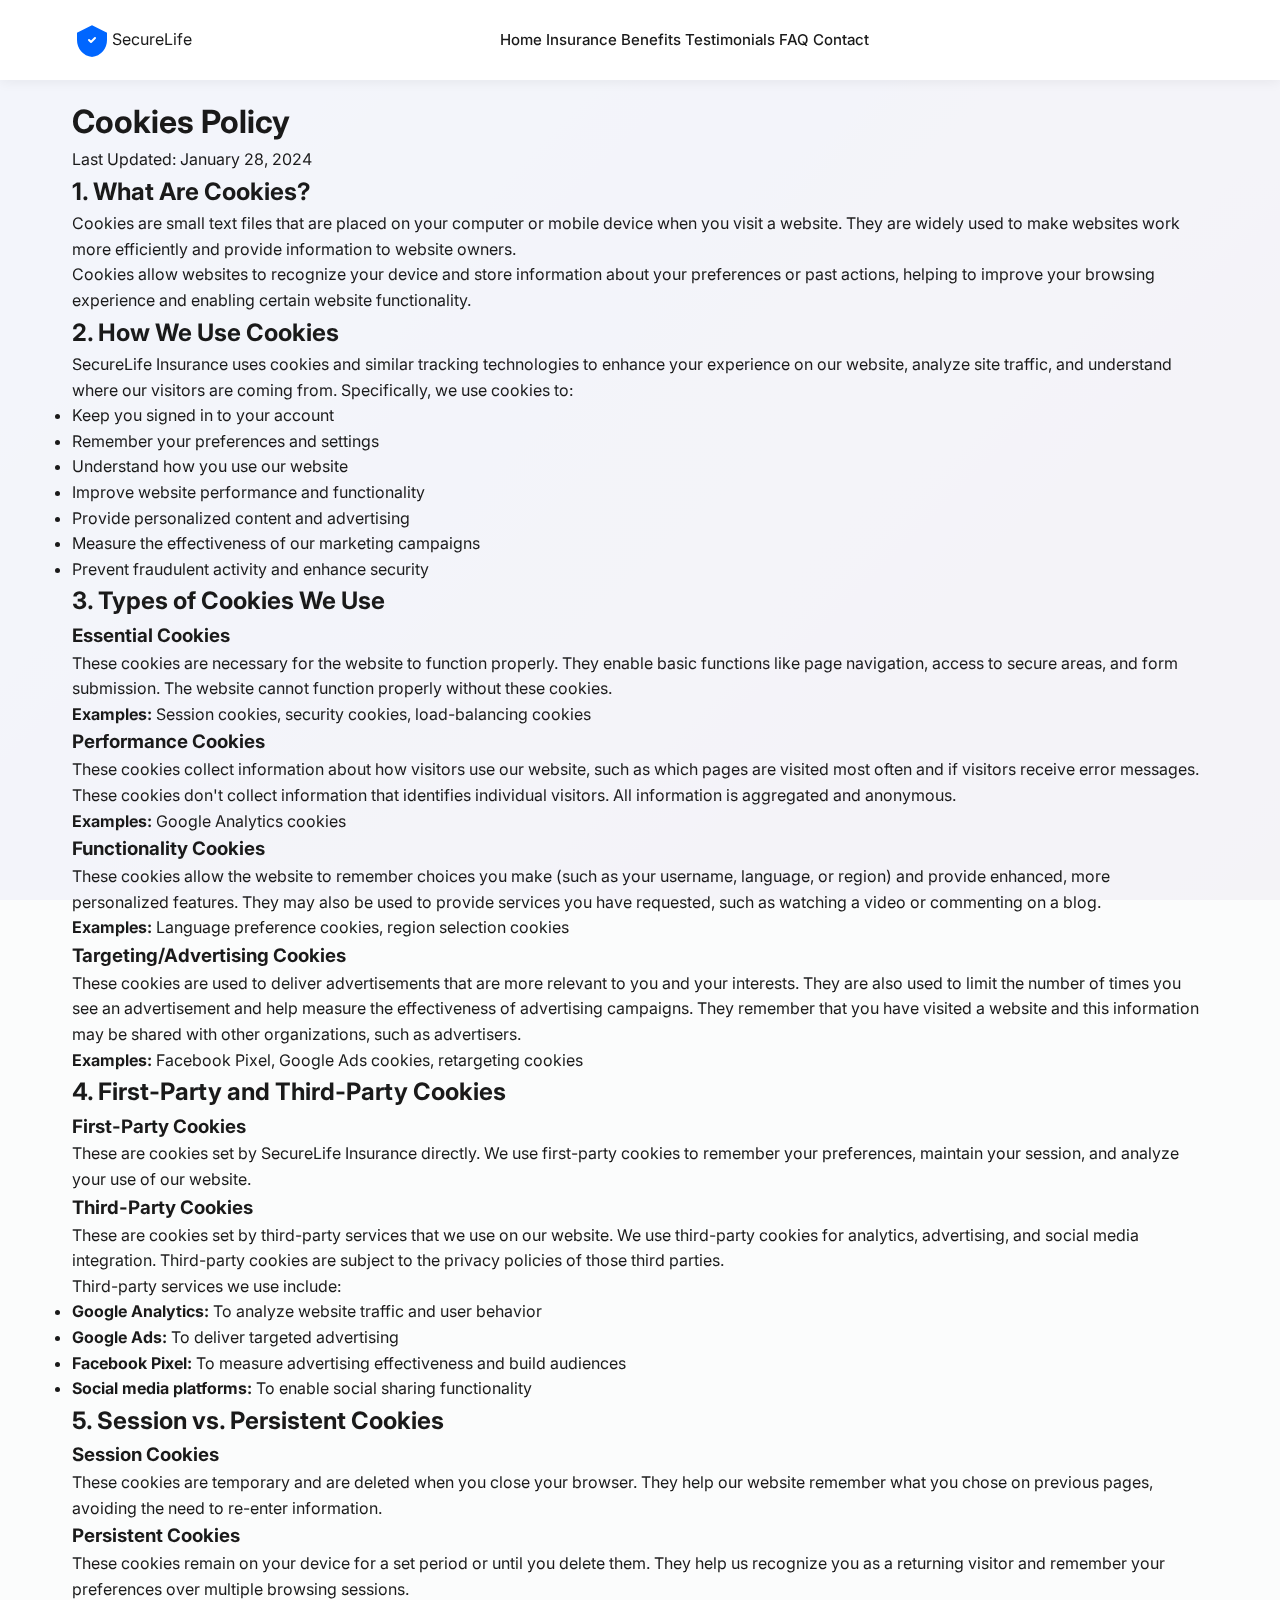
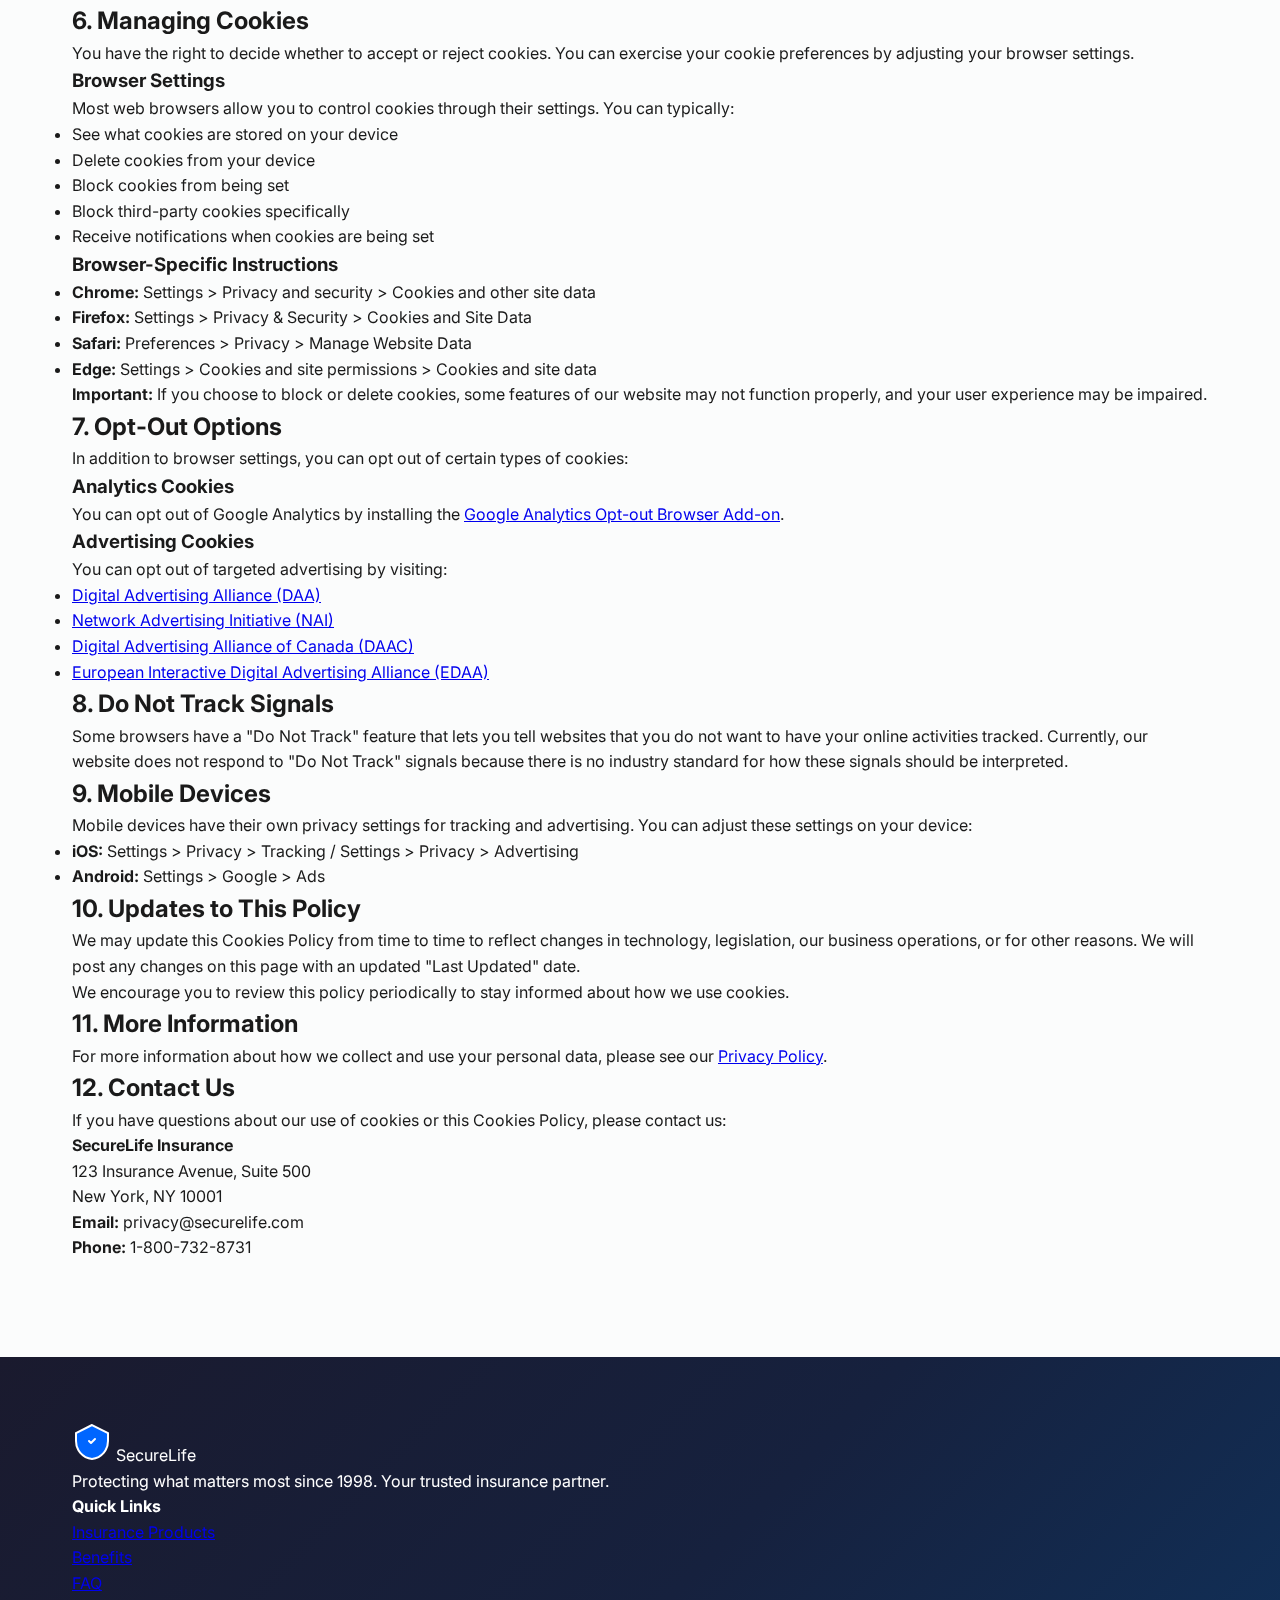
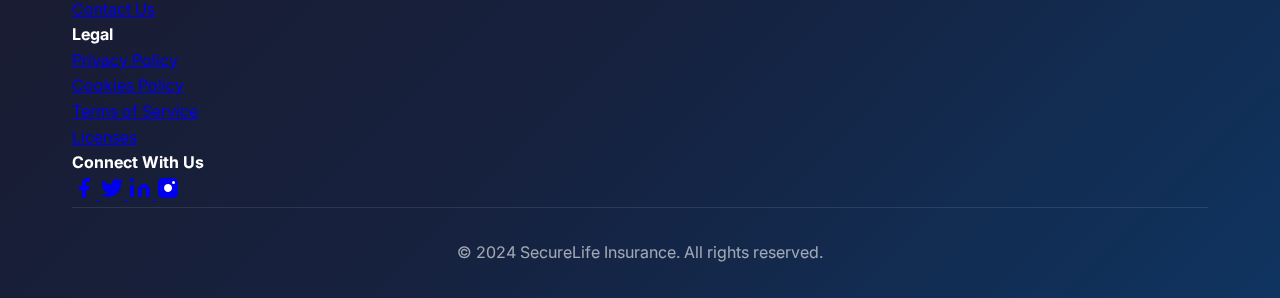
<file: cookies/index.html>
<!DOCTYPE html>
<html lang="en">
<head>
    <meta charset="UTF-8">
    <meta name="viewport" content="width=device-width, initial-scale=1.0">
    <title>Cookies Policy - SecureLife Insurance</title>
    <meta name="description" content="Learn about how SecureLife Insurance uses cookies and similar tracking technologies on our website.">

    <!-- Google Fonts -->
    <link rel="preconnect" href="https://fonts.googleapis.com">
    <link rel="preconnect" href="https://fonts.gstatic.com" crossorigin>
    <link href="https://fonts.googleapis.com/css2?family=Inter:wght@300;400;500;600;700&display=swap" rel="stylesheet">

    <!-- Styles -->
    <link rel="stylesheet" href="/css/style.css">
</head>
<body>
    <!-- Background with overlay -->
    <div class="background-overlay"></div>

    <!-- Header -->
    <header class="header" id="header">
        <div class="container">
            <div class="header-content">
                <div class="logo">
                    <svg width="40" height="40" viewBox="0 0 40 40" fill="none" xmlns="http://www.w3.org/2000/svg">
                        <path d="M20 4L4 12V20C4 28.837 10.163 36.743 20 38C29.837 36.743 36 28.837 36 20V12L20 4Z" fill="#0066FF" stroke="white" stroke-width="2"/>
                        <path d="M17 20L19 22L23 18" stroke="white" stroke-width="2" stroke-linecap="round" stroke-linejoin="round"/>
                    </svg>
                    <span class="logo-text">SecureLife</span>
                </div>
                <nav class="nav" id="nav">
                    <a href="/" class="nav-link">Home</a>
                    <a href="/#insurance" class="nav-link">Insurance</a>
                    <a href="/#benefits" class="nav-link">Benefits</a>
                    <a href="/#testimonials" class="nav-link">Testimonials</a>
                    <a href="/#faq" class="nav-link">FAQ</a>
                    <a href="/#contact" class="nav-link">Contact</a>
                </nav>
                <button class="mobile-menu-toggle" id="mobileMenuToggle" aria-label="Toggle menu">
                    <span></span>
                    <span></span>
                    <span></span>
                </button>
            </div>
        </div>
    </header>

    <!-- Main Content -->
    <main class="main-content">
        <section class="legal-page">
            <div class="container">
                <div class="legal-content">
                    <h1>Cookies Policy</h1>
                    <p class="legal-date">Last Updated: January 28, 2024</p>

                    <div class="legal-section">
                        <h2>1. What Are Cookies?</h2>
                        <p>Cookies are small text files that are placed on your computer or mobile device when you visit a website. They are widely used to make websites work more efficiently and provide information to website owners.</p>
                        <p>Cookies allow websites to recognize your device and store information about your preferences or past actions, helping to improve your browsing experience and enabling certain website functionality.</p>
                    </div>

                    <div class="legal-section">
                        <h2>2. How We Use Cookies</h2>
                        <p>SecureLife Insurance uses cookies and similar tracking technologies to enhance your experience on our website, analyze site traffic, and understand where our visitors are coming from. Specifically, we use cookies to:</p>
                        <ul>
                            <li>Keep you signed in to your account</li>
                            <li>Remember your preferences and settings</li>
                            <li>Understand how you use our website</li>
                            <li>Improve website performance and functionality</li>
                            <li>Provide personalized content and advertising</li>
                            <li>Measure the effectiveness of our marketing campaigns</li>
                            <li>Prevent fraudulent activity and enhance security</li>
                        </ul>
                    </div>

                    <div class="legal-section">
                        <h2>3. Types of Cookies We Use</h2>

                        <h3>Essential Cookies</h3>
                        <p>These cookies are necessary for the website to function properly. They enable basic functions like page navigation, access to secure areas, and form submission. The website cannot function properly without these cookies.</p>
                        <p><strong>Examples:</strong> Session cookies, security cookies, load-balancing cookies</p>

                        <h3>Performance Cookies</h3>
                        <p>These cookies collect information about how visitors use our website, such as which pages are visited most often and if visitors receive error messages. These cookies don't collect information that identifies individual visitors. All information is aggregated and anonymous.</p>
                        <p><strong>Examples:</strong> Google Analytics cookies</p>

                        <h3>Functionality Cookies</h3>
                        <p>These cookies allow the website to remember choices you make (such as your username, language, or region) and provide enhanced, more personalized features. They may also be used to provide services you have requested, such as watching a video or commenting on a blog.</p>
                        <p><strong>Examples:</strong> Language preference cookies, region selection cookies</p>

                        <h3>Targeting/Advertising Cookies</h3>
                        <p>These cookies are used to deliver advertisements that are more relevant to you and your interests. They are also used to limit the number of times you see an advertisement and help measure the effectiveness of advertising campaigns. They remember that you have visited a website and this information may be shared with other organizations, such as advertisers.</p>
                        <p><strong>Examples:</strong> Facebook Pixel, Google Ads cookies, retargeting cookies</p>
                    </div>

                    <div class="legal-section">
                        <h2>4. First-Party and Third-Party Cookies</h2>

                        <h3>First-Party Cookies</h3>
                        <p>These are cookies set by SecureLife Insurance directly. We use first-party cookies to remember your preferences, maintain your session, and analyze your use of our website.</p>

                        <h3>Third-Party Cookies</h3>
                        <p>These are cookies set by third-party services that we use on our website. We use third-party cookies for analytics, advertising, and social media integration. Third-party cookies are subject to the privacy policies of those third parties.</p>
                        <p>Third-party services we use include:</p>
                        <ul>
                            <li><strong>Google Analytics:</strong> To analyze website traffic and user behavior</li>
                            <li><strong>Google Ads:</strong> To deliver targeted advertising</li>
                            <li><strong>Facebook Pixel:</strong> To measure advertising effectiveness and build audiences</li>
                            <li><strong>Social media platforms:</strong> To enable social sharing functionality</li>
                        </ul>
                    </div>

                    <div class="legal-section">
                        <h2>5. Session vs. Persistent Cookies</h2>

                        <h3>Session Cookies</h3>
                        <p>These cookies are temporary and are deleted when you close your browser. They help our website remember what you chose on previous pages, avoiding the need to re-enter information.</p>

                        <h3>Persistent Cookies</h3>
                        <p>These cookies remain on your device for a set period or until you delete them. They help us recognize you as a returning visitor and remember your preferences over multiple browsing sessions.</p>
                    </div>

                    <div class="legal-section">
                        <h2>6. Managing Cookies</h2>
                        <p>You have the right to decide whether to accept or reject cookies. You can exercise your cookie preferences by adjusting your browser settings.</p>

                        <h3>Browser Settings</h3>
                        <p>Most web browsers allow you to control cookies through their settings. You can typically:</p>
                        <ul>
                            <li>See what cookies are stored on your device</li>
                            <li>Delete cookies from your device</li>
                            <li>Block cookies from being set</li>
                            <li>Block third-party cookies specifically</li>
                            <li>Receive notifications when cookies are being set</li>
                        </ul>

                        <h3>Browser-Specific Instructions</h3>
                        <ul>
                            <li><strong>Chrome:</strong> Settings > Privacy and security > Cookies and other site data</li>
                            <li><strong>Firefox:</strong> Settings > Privacy & Security > Cookies and Site Data</li>
                            <li><strong>Safari:</strong> Preferences > Privacy > Manage Website Data</li>
                            <li><strong>Edge:</strong> Settings > Cookies and site permissions > Cookies and site data</li>
                        </ul>

                        <p><strong>Important:</strong> If you choose to block or delete cookies, some features of our website may not function properly, and your user experience may be impaired.</p>
                    </div>

                    <div class="legal-section">
                        <h2>7. Opt-Out Options</h2>
                        <p>In addition to browser settings, you can opt out of certain types of cookies:</p>

                        <h3>Analytics Cookies</h3>
                        <p>You can opt out of Google Analytics by installing the <a href="https://tools.google.com/dlpage/gaoptout" target="_blank" rel="noopener">Google Analytics Opt-out Browser Add-on</a>.</p>

                        <h3>Advertising Cookies</h3>
                        <p>You can opt out of targeted advertising by visiting:</p>
                        <ul>
                            <li><a href="https://www.aboutads.info/choices/" target="_blank" rel="noopener">Digital Advertising Alliance (DAA)</a></li>
                            <li><a href="https://www.networkadvertising.org/choices/" target="_blank" rel="noopener">Network Advertising Initiative (NAI)</a></li>
                            <li><a href="https://youradchoices.ca/" target="_blank" rel="noopener">Digital Advertising Alliance of Canada (DAAC)</a></li>
                            <li><a href="https://www.youronlinechoices.eu/" target="_blank" rel="noopener">European Interactive Digital Advertising Alliance (EDAA)</a></li>
                        </ul>
                    </div>

                    <div class="legal-section">
                        <h2>8. Do Not Track Signals</h2>
                        <p>Some browsers have a "Do Not Track" feature that lets you tell websites that you do not want to have your online activities tracked. Currently, our website does not respond to "Do Not Track" signals because there is no industry standard for how these signals should be interpreted.</p>
                    </div>

                    <div class="legal-section">
                        <h2>9. Mobile Devices</h2>
                        <p>Mobile devices have their own privacy settings for tracking and advertising. You can adjust these settings on your device:</p>
                        <ul>
                            <li><strong>iOS:</strong> Settings > Privacy > Tracking / Settings > Privacy > Advertising</li>
                            <li><strong>Android:</strong> Settings > Google > Ads</li>
                        </ul>
                    </div>

                    <div class="legal-section">
                        <h2>10. Updates to This Policy</h2>
                        <p>We may update this Cookies Policy from time to time to reflect changes in technology, legislation, our business operations, or for other reasons. We will post any changes on this page with an updated "Last Updated" date.</p>
                        <p>We encourage you to review this policy periodically to stay informed about how we use cookies.</p>
                    </div>

                    <div class="legal-section">
                        <h2>11. More Information</h2>
                        <p>For more information about how we collect and use your personal data, please see our <a href="/privacy.html">Privacy Policy</a>.</p>
                    </div>

                    <div class="legal-section">
                        <h2>12. Contact Us</h2>
                        <p>If you have questions about our use of cookies or this Cookies Policy, please contact us:</p>
                        <div class="contact-details">
                            <p><strong>SecureLife Insurance</strong><br>
                            123 Insurance Avenue, Suite 500<br>
                            New York, NY 10001</p>
                            <p><strong>Email:</strong> privacy@securelife.com<br>
                            <strong>Phone:</strong> 1-800-732-8731</p>
                        </div>
                    </div>
                </div>
            </div>
        </section>
    </main>

    <!-- Footer -->
    <footer class="footer">
        <div class="container">
            <div class="footer-content">
                <div class="footer-section">
                    <div class="footer-logo">
                        <svg width="40" height="40" viewBox="0 0 40 40" fill="none" xmlns="http://www.w3.org/2000/svg">
                            <path d="M20 4L4 12V20C4 28.837 10.163 36.743 20 38C29.837 36.743 36 28.837 36 20V12L20 4Z" fill="#0066FF" stroke="white" stroke-width="2"/>
                            <path d="M17 20L19 22L23 18" stroke="white" stroke-width="2" stroke-linecap="round" stroke-linejoin="round"/>
                        </svg>
                        <span>SecureLife</span>
                    </div>
                    <p class="footer-description">Protecting what matters most since 1998. Your trusted insurance partner.</p>
                </div>

                <div class="footer-section">
                    <h4>Quick Links</h4>
                    <ul class="footer-links">
                        <li><a href="/#insurance">Insurance Products</a></li>
                        <li><a href="/#benefits">Benefits</a></li>
                        <li><a href="/#faq">FAQ</a></li>
                        <li><a href="/#contact">Contact Us</a></li>
                    </ul>
                </div>

                <div class="footer-section">
                    <h4>Legal</h4>
                    <ul class="footer-links">
                        <li><a href="/privacy.html">Privacy Policy</a></li>
                        <li><a href="/cookies.html">Cookies Policy</a></li>
                        <li><a href="#terms">Terms of Service</a></li>
                        <li><a href="#licenses">Licenses</a></li>
                    </ul>
                </div>

                <div class="footer-section">
                    <h4>Connect With Us</h4>
                    <div class="footer-social">
                        <a href="#" aria-label="Facebook">
                            <svg width="24" height="24" viewBox="0 0 24 24" fill="currentColor">
                                <path d="M18 2h-3a5 5 0 0 0-5 5v3H7v4h3v8h4v-8h3l1-4h-4V7a1 1 0 0 1 1-1h3z"/>
                            </svg>
                        </a>
                        <a href="#" aria-label="Twitter">
                            <svg width="24" height="24" viewBox="0 0 24 24" fill="currentColor">
                                <path d="M23 3a10.9 10.9 0 0 1-3.14 1.53 4.48 4.48 0 0 0-7.86 3v1A10.66 10.66 0 0 1 3 4s-4 9 5 13a11.64 11.64 0 0 1-7 2c9 5 20 0 20-11.5a4.5 4.5 0 0 0-.08-.83A7.72 7.72 0 0 0 23 3z"/>
                            </svg>
                        </a>
                        <a href="#" aria-label="LinkedIn">
                            <svg width="24" height="24" viewBox="0 0 24 24" fill="currentColor">
                                <path d="M16 8a6 6 0 0 1 6 6v7h-4v-7a2 2 0 0 0-2-2 2 2 0 0 0-2 2v7h-4v-7a6 6 0 0 1 6-6zM2 9h4v12H2z"/>
                                <circle cx="4" cy="4" r="2"/>
                            </svg>
                        </a>
                        <a href="#" aria-label="Instagram">
                            <svg width="24" height="24" viewBox="0 0 24 24" fill="currentColor">
                                <rect x="2" y="2" width="20" height="20" rx="5" ry="5"/>
                                <path d="M16 11.37A4 4 0 1 1 12.63 8 4 4 0 0 1 16 11.37z" fill="white"/>
                                <circle cx="17.5" cy="6.5" r="1.5" fill="white"/>
                            </svg>
                        </a>
                    </div>
                </div>
            </div>

            <div class="footer-bottom">
                <p>&copy; 2024 SecureLife Insurance. All rights reserved.</p>
            </div>
        </div>
    </footer>

    <!-- Scripts -->
    <script src="/js/main.js"></script>
</body>
</html>
</file>
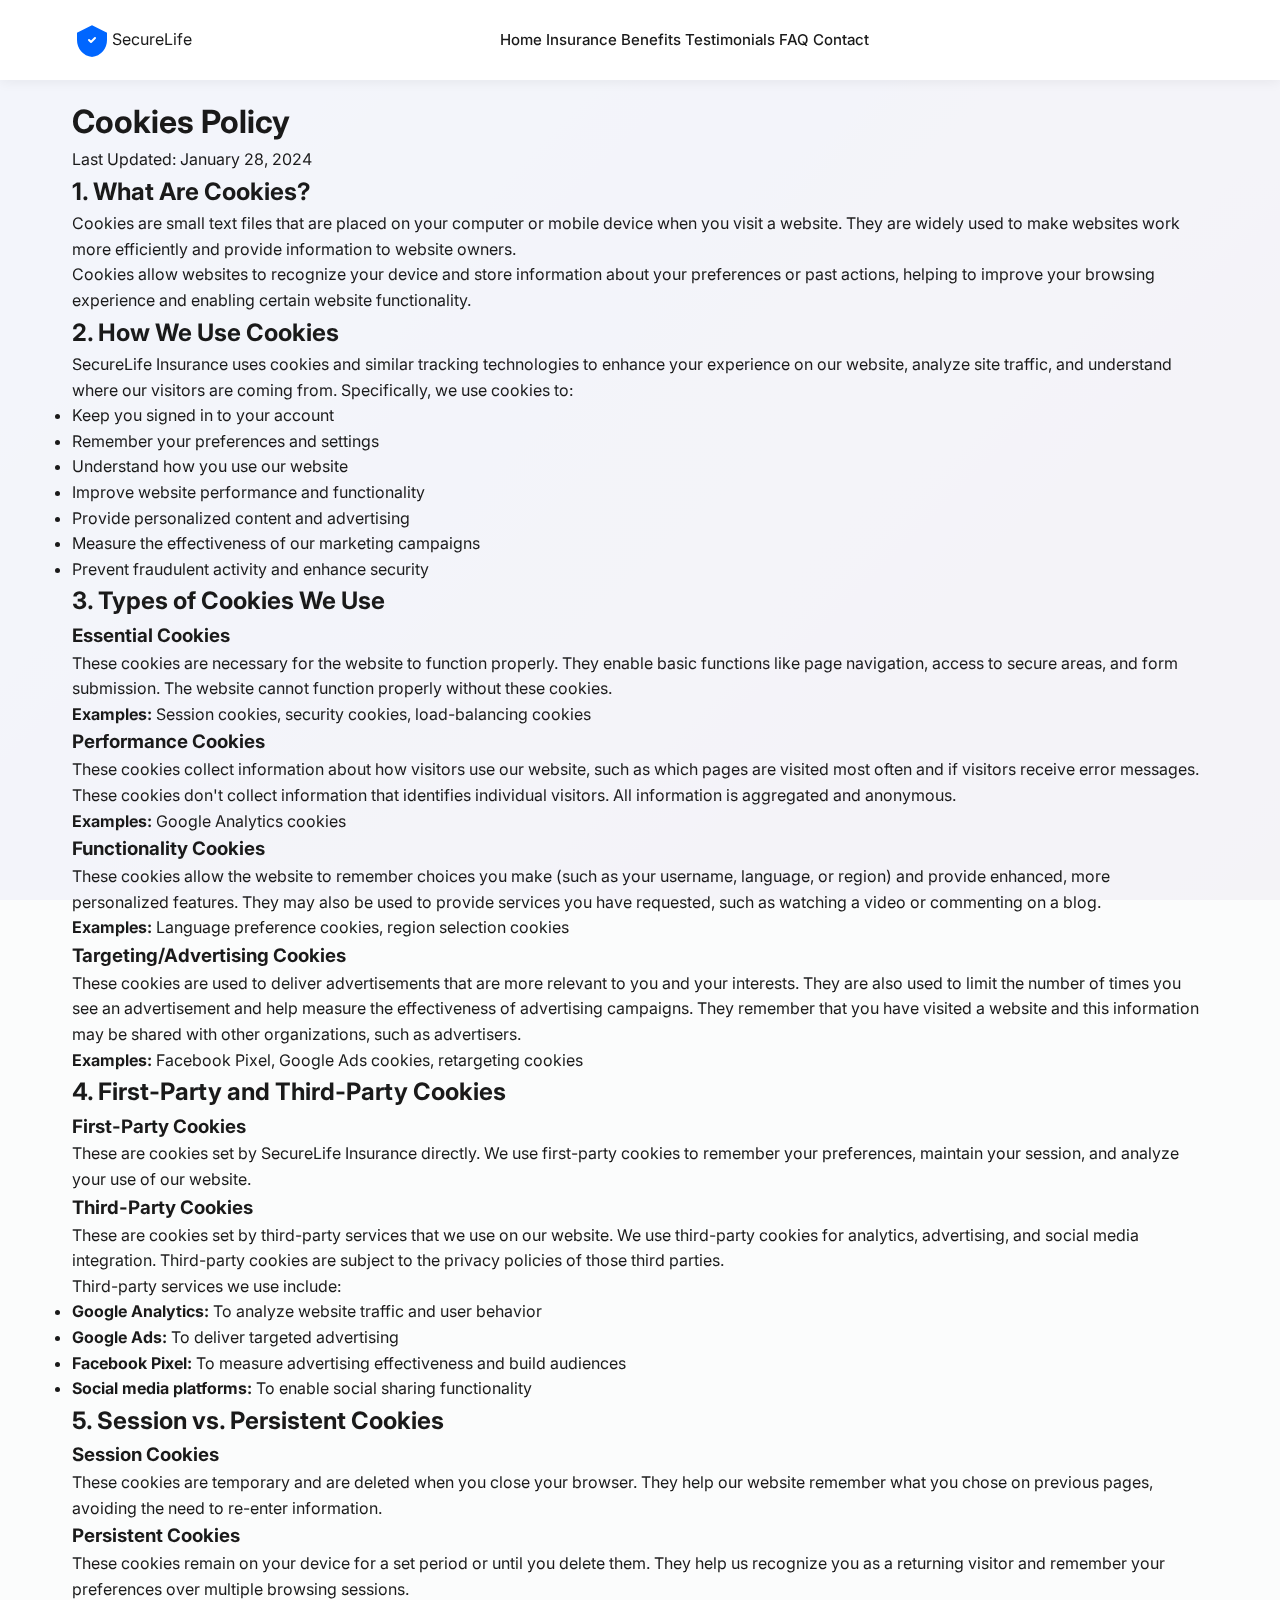
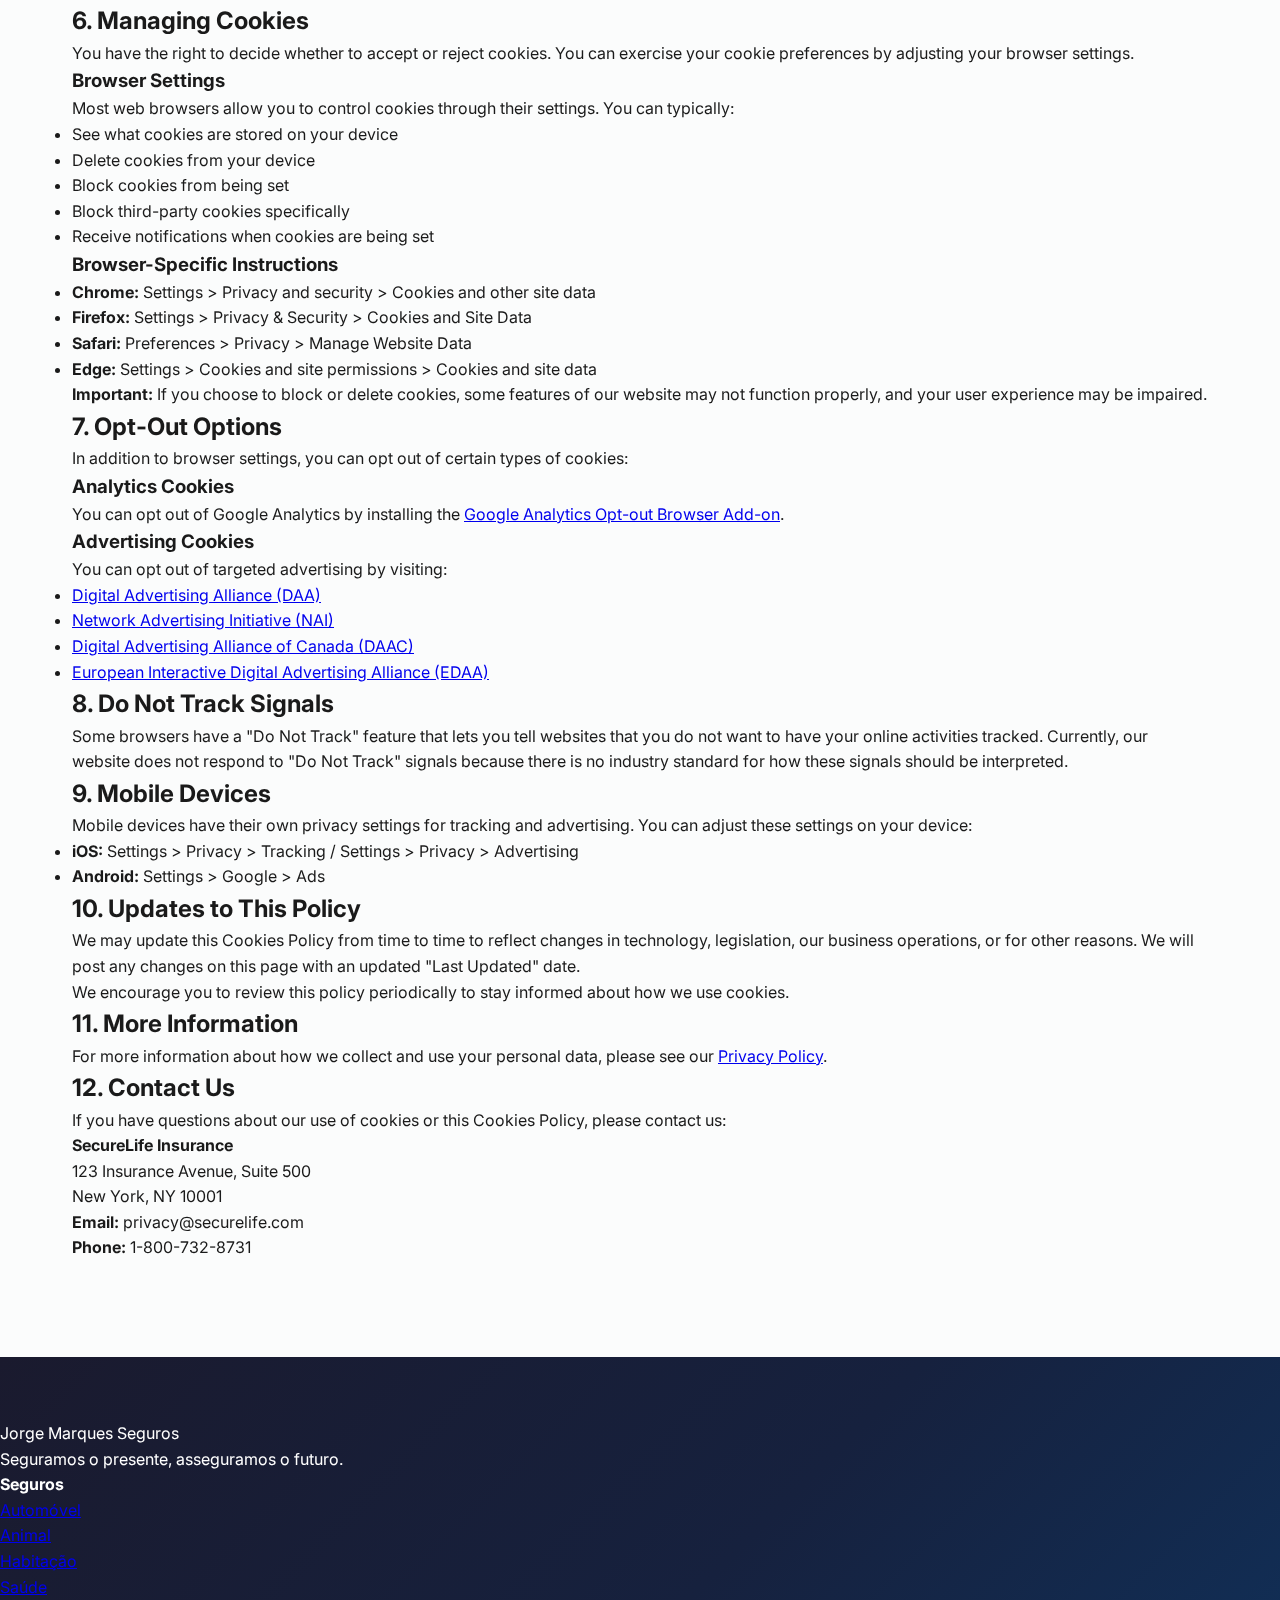
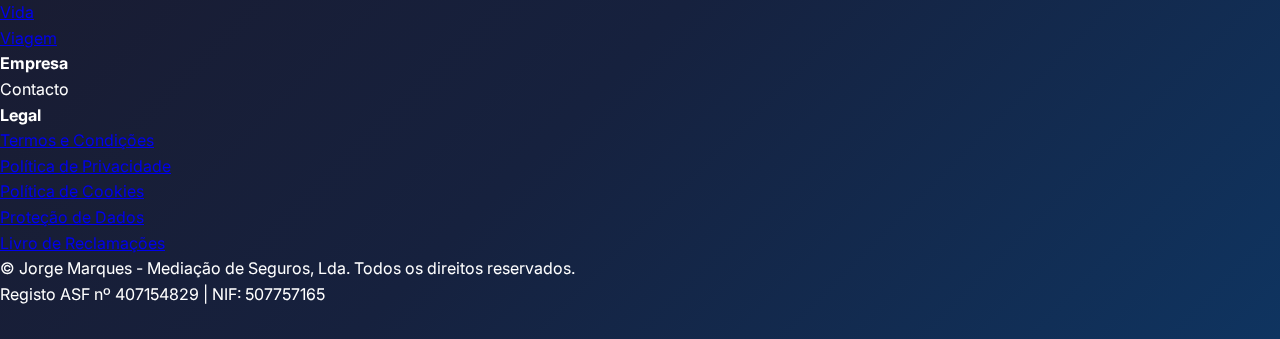
<file: politica-cookies/index.html>
<!DOCTYPE html>
<html lang="en">
<head>
    <meta charset="UTF-8">
    <meta name="viewport" content="width=device-width, initial-scale=1.0">
    <title>Cookies Policy - SecureLife Insurance</title>
    <meta name="description" content="Learn about how SecureLife Insurance uses cookies and similar tracking technologies on our website.">

    <!-- Google Fonts -->
    <link rel="preconnect" href="https://fonts.googleapis.com">
    <link rel="preconnect" href="https://fonts.gstatic.com" crossorigin>
    <link href="https://fonts.googleapis.com/css2?family=Inter:wght@300;400;500;600;700&display=swap" rel="stylesheet">

    <!-- Styles -->
    <link rel="stylesheet" href="/css/style.css">
</head>
<body>
    <!-- Background with overlay -->
    <div class="background-overlay"></div>

    <!-- Header -->
    <header class="header" id="header">
        <div class="container">
            <div class="header-content">
                <div class="logo">
                    <svg width="40" height="40" viewBox="0 0 40 40" fill="none" xmlns="http://www.w3.org/2000/svg">
                        <path d="M20 4L4 12V20C4 28.837 10.163 36.743 20 38C29.837 36.743 36 28.837 36 20V12L20 4Z" fill="#0066FF" stroke="white" stroke-width="2"/>
                        <path d="M17 20L19 22L23 18" stroke="white" stroke-width="2" stroke-linecap="round" stroke-linejoin="round"/>
                    </svg>
                    <span class="logo-text">SecureLife</span>
                </div>
                <nav class="nav" id="nav">
                    <a href="/" class="nav-link">Home</a>
                    <a href="/#insurance" class="nav-link">Insurance</a>
                    <a href="/#benefits" class="nav-link">Benefits</a>
                    <a href="/#testimonials" class="nav-link">Testimonials</a>
                    <a href="/#faq" class="nav-link">FAQ</a>
                    <a href="/#contact" class="nav-link">Contact</a>
                </nav>
                <button class="mobile-menu-toggle" id="mobileMenuToggle" aria-label="Toggle menu">
                    <span></span>
                    <span></span>
                    <span></span>
                </button>
            </div>
        </div>
    </header>

    <!-- Main Content -->
    <main class="main-content">
        <section class="legal-page">
            <div class="container">
                <div class="legal-content">
                    <h1>Cookies Policy</h1>
                    <p class="legal-date">Last Updated: January 28, 2024</p>

                    <div class="legal-section">
                        <h2>1. What Are Cookies?</h2>
                        <p>Cookies are small text files that are placed on your computer or mobile device when you visit a website. They are widely used to make websites work more efficiently and provide information to website owners.</p>
                        <p>Cookies allow websites to recognize your device and store information about your preferences or past actions, helping to improve your browsing experience and enabling certain website functionality.</p>
                    </div>

                    <div class="legal-section">
                        <h2>2. How We Use Cookies</h2>
                        <p>SecureLife Insurance uses cookies and similar tracking technologies to enhance your experience on our website, analyze site traffic, and understand where our visitors are coming from. Specifically, we use cookies to:</p>
                        <ul>
                            <li>Keep you signed in to your account</li>
                            <li>Remember your preferences and settings</li>
                            <li>Understand how you use our website</li>
                            <li>Improve website performance and functionality</li>
                            <li>Provide personalized content and advertising</li>
                            <li>Measure the effectiveness of our marketing campaigns</li>
                            <li>Prevent fraudulent activity and enhance security</li>
                        </ul>
                    </div>

                    <div class="legal-section">
                        <h2>3. Types of Cookies We Use</h2>

                        <h3>Essential Cookies</h3>
                        <p>These cookies are necessary for the website to function properly. They enable basic functions like page navigation, access to secure areas, and form submission. The website cannot function properly without these cookies.</p>
                        <p><strong>Examples:</strong> Session cookies, security cookies, load-balancing cookies</p>

                        <h3>Performance Cookies</h3>
                        <p>These cookies collect information about how visitors use our website, such as which pages are visited most often and if visitors receive error messages. These cookies don't collect information that identifies individual visitors. All information is aggregated and anonymous.</p>
                        <p><strong>Examples:</strong> Google Analytics cookies</p>

                        <h3>Functionality Cookies</h3>
                        <p>These cookies allow the website to remember choices you make (such as your username, language, or region) and provide enhanced, more personalized features. They may also be used to provide services you have requested, such as watching a video or commenting on a blog.</p>
                        <p><strong>Examples:</strong> Language preference cookies, region selection cookies</p>

                        <h3>Targeting/Advertising Cookies</h3>
                        <p>These cookies are used to deliver advertisements that are more relevant to you and your interests. They are also used to limit the number of times you see an advertisement and help measure the effectiveness of advertising campaigns. They remember that you have visited a website and this information may be shared with other organizations, such as advertisers.</p>
                        <p><strong>Examples:</strong> Facebook Pixel, Google Ads cookies, retargeting cookies</p>
                    </div>

                    <div class="legal-section">
                        <h2>4. First-Party and Third-Party Cookies</h2>

                        <h3>First-Party Cookies</h3>
                        <p>These are cookies set by SecureLife Insurance directly. We use first-party cookies to remember your preferences, maintain your session, and analyze your use of our website.</p>

                        <h3>Third-Party Cookies</h3>
                        <p>These are cookies set by third-party services that we use on our website. We use third-party cookies for analytics, advertising, and social media integration. Third-party cookies are subject to the privacy policies of those third parties.</p>
                        <p>Third-party services we use include:</p>
                        <ul>
                            <li><strong>Google Analytics:</strong> To analyze website traffic and user behavior</li>
                            <li><strong>Google Ads:</strong> To deliver targeted advertising</li>
                            <li><strong>Facebook Pixel:</strong> To measure advertising effectiveness and build audiences</li>
                            <li><strong>Social media platforms:</strong> To enable social sharing functionality</li>
                        </ul>
                    </div>

                    <div class="legal-section">
                        <h2>5. Session vs. Persistent Cookies</h2>

                        <h3>Session Cookies</h3>
                        <p>These cookies are temporary and are deleted when you close your browser. They help our website remember what you chose on previous pages, avoiding the need to re-enter information.</p>

                        <h3>Persistent Cookies</h3>
                        <p>These cookies remain on your device for a set period or until you delete them. They help us recognize you as a returning visitor and remember your preferences over multiple browsing sessions.</p>
                    </div>

                    <div class="legal-section">
                        <h2>6. Managing Cookies</h2>
                        <p>You have the right to decide whether to accept or reject cookies. You can exercise your cookie preferences by adjusting your browser settings.</p>

                        <h3>Browser Settings</h3>
                        <p>Most web browsers allow you to control cookies through their settings. You can typically:</p>
                        <ul>
                            <li>See what cookies are stored on your device</li>
                            <li>Delete cookies from your device</li>
                            <li>Block cookies from being set</li>
                            <li>Block third-party cookies specifically</li>
                            <li>Receive notifications when cookies are being set</li>
                        </ul>

                        <h3>Browser-Specific Instructions</h3>
                        <ul>
                            <li><strong>Chrome:</strong> Settings > Privacy and security > Cookies and other site data</li>
                            <li><strong>Firefox:</strong> Settings > Privacy & Security > Cookies and Site Data</li>
                            <li><strong>Safari:</strong> Preferences > Privacy > Manage Website Data</li>
                            <li><strong>Edge:</strong> Settings > Cookies and site permissions > Cookies and site data</li>
                        </ul>

                        <p><strong>Important:</strong> If you choose to block or delete cookies, some features of our website may not function properly, and your user experience may be impaired.</p>
                    </div>

                    <div class="legal-section">
                        <h2>7. Opt-Out Options</h2>
                        <p>In addition to browser settings, you can opt out of certain types of cookies:</p>

                        <h3>Analytics Cookies</h3>
                        <p>You can opt out of Google Analytics by installing the <a href="https://tools.google.com/dlpage/gaoptout" target="_blank" rel="noopener">Google Analytics Opt-out Browser Add-on</a>.</p>

                        <h3>Advertising Cookies</h3>
                        <p>You can opt out of targeted advertising by visiting:</p>
                        <ul>
                            <li><a href="https://www.aboutads.info/choices/" target="_blank" rel="noopener">Digital Advertising Alliance (DAA)</a></li>
                            <li><a href="https://www.networkadvertising.org/choices/" target="_blank" rel="noopener">Network Advertising Initiative (NAI)</a></li>
                            <li><a href="https://youradchoices.ca/" target="_blank" rel="noopener">Digital Advertising Alliance of Canada (DAAC)</a></li>
                            <li><a href="https://www.youronlinechoices.eu/" target="_blank" rel="noopener">European Interactive Digital Advertising Alliance (EDAA)</a></li>
                        </ul>
                    </div>

                    <div class="legal-section">
                        <h2>8. Do Not Track Signals</h2>
                        <p>Some browsers have a "Do Not Track" feature that lets you tell websites that you do not want to have your online activities tracked. Currently, our website does not respond to "Do Not Track" signals because there is no industry standard for how these signals should be interpreted.</p>
                    </div>

                    <div class="legal-section">
                        <h2>9. Mobile Devices</h2>
                        <p>Mobile devices have their own privacy settings for tracking and advertising. You can adjust these settings on your device:</p>
                        <ul>
                            <li><strong>iOS:</strong> Settings > Privacy > Tracking / Settings > Privacy > Advertising</li>
                            <li><strong>Android:</strong> Settings > Google > Ads</li>
                        </ul>
                    </div>

                    <div class="legal-section">
                        <h2>10. Updates to This Policy</h2>
                        <p>We may update this Cookies Policy from time to time to reflect changes in technology, legislation, our business operations, or for other reasons. We will post any changes on this page with an updated "Last Updated" date.</p>
                        <p>We encourage you to review this policy periodically to stay informed about how we use cookies.</p>
                    </div>

                    <div class="legal-section">
                        <h2>11. More Information</h2>
                        <p>For more information about how we collect and use your personal data, please see our <a href="/privacy.html">Privacy Policy</a>.</p>
                    </div>

                    <div class="legal-section">
                        <h2>12. Contact Us</h2>
                        <p>If you have questions about our use of cookies or this Cookies Policy, please contact us:</p>
                        <div class="contact-details">
                            <p><strong>SecureLife Insurance</strong><br>
                            123 Insurance Avenue, Suite 500<br>
                            New York, NY 10001</p>
                            <p><strong>Email:</strong> privacy@securelife.com<br>
                            <strong>Phone:</strong> 1-800-732-8731</p>
                        </div>
                    </div>
                </div>
            </div>
        </section>
    </main>

    <!-- Footer -->
    <footer class="footer">

    <div class="max-w-6xl mx-auto px-4">

        <div class="grid md:grid-cols-4 gap-8 mb-8 text-center md:text-left">

        <!-- Marca -->
        <div>
            <div class="flex items-center justify-center md:justify-start mb-4">
            <span class="text-2xl font-bold whitespace-nowrap leading-none">
                Jorge Marques Seguros
            </span>
            </div>

            <p class="text-gray-400 mb-4">
            Seguramos o presente, asseguramos o futuro.
            </p>

            <!-- Ícones sociais -->
            <div class="flex justify-center md:justify-start gap-4">
            <a
                href="https://www.instagram.com/jorgemarquesseguros"
                target="_blank"
                rel="noopener"
                class="inline-flex items-center justify-center text-gray-400 hover:text-[#215ba4] transition-transform duration-200 hover:scale-110 hover:-translate-y-0.5"
                aria-label="Instagram"
            >
                <i data-lucide="instagram" class="w-5 h-5"></i>
            </a>

            <a
                href="https://www.facebook.com/jorgemarquesseguros"
                target="_blank"
                rel="noopener"
                class="inline-flex items-center justify-center text-gray-400 hover:text-[#215ba4] transition-transform duration-200 hover:scale-110 hover:-translate-y-0.5"
                aria-label="Facebook"
            >
                <i data-lucide="facebook" class="w-5 h-5"></i>
            </a>
            </div>
        </div>

        <!-- Seguros (bem mais à direita) -->
        <div class="md:pl-28">
            <h4 class="text-lg font-bold mb-4">Seguros</h4>
            <ul class="space-y-2">
            <li><a href="#" class="text-gray-400 hover:text-[#215ba4]">Automóvel</a></li>
            <li><a href="#" class="text-gray-400 hover:text-[#215ba4]">Animal</a></li>
            <li><a href="#" class="text-gray-400 hover:text-[#215ba4]">Habitação</a></li>
            <li><a href="#" class="text-gray-400 hover:text-[#215ba4]">Saúde</a></li>
            <li><a href="#" class="text-gray-400 hover:text-[#215ba4]">Vida</a></li>
            <li><a href="#" class="text-gray-400 hover:text-[#215ba4]">Viagem</a></li>
            </ul>
        </div>

        <!-- Empresa (ainda mais à direita) -->
        <div class="md:pl-20">
            <h4 class="text-lg font-bold mb-4">Empresa</h4>
            <ul class="space-y-2">
            <li>
                <button onclick="scrollToSection('contact')" class="text-gray-400 hover:text-[#215ba4]" type="button">
                Contacto
                </button>
            </li>
            </ul>
        </div>

        <!-- Legal -->
        <div>
            <h4 class="text-lg font-bold mb-4">Legal</h4>
            <ul class="space-y-2">
            <li><a href="#" class="text-gray-400 hover:text-[#215ba4]">Termos e Condições</a></li>
            <li><a href="/politica-privacidade/" class="text-gray-400 hover:text-[#215ba4]">Política de Privacidade</a></li>
            <li><a href="/cookies/" class="text-gray-400 hover:text-[#215ba4]">Política de Cookies</a></li>
            <li><a href="#" class="text-gray-400 hover:text-[#215ba4]">Proteção de Dados</a></li>
            <li><a href="https://www.livroreclamacoes.pt/Pedido/Reclamacao" class="text-gray-400 hover:text-[#215ba4]">Livro de Reclamações</a></li>
            </ul>
        </div>

        </div>

        <!-- Bottom -->
        <div class="border-t border-gray-800 pt-8 text-center text-gray-400">
        <p>
            &copy; <span id="year"></span> Jorge Marques - Mediação de Seguros, Lda. Todos os direitos reservados.
        </p>
        <p class="mt-2 text-sm">
            Registo ASF nº 407154829 | NIF: 507757165
        </p>
        </div>

    </div>
    </footer>

    <!-- Scripts -->
    <script src="/js/main.js"></script>
</body>
</html>
</file>
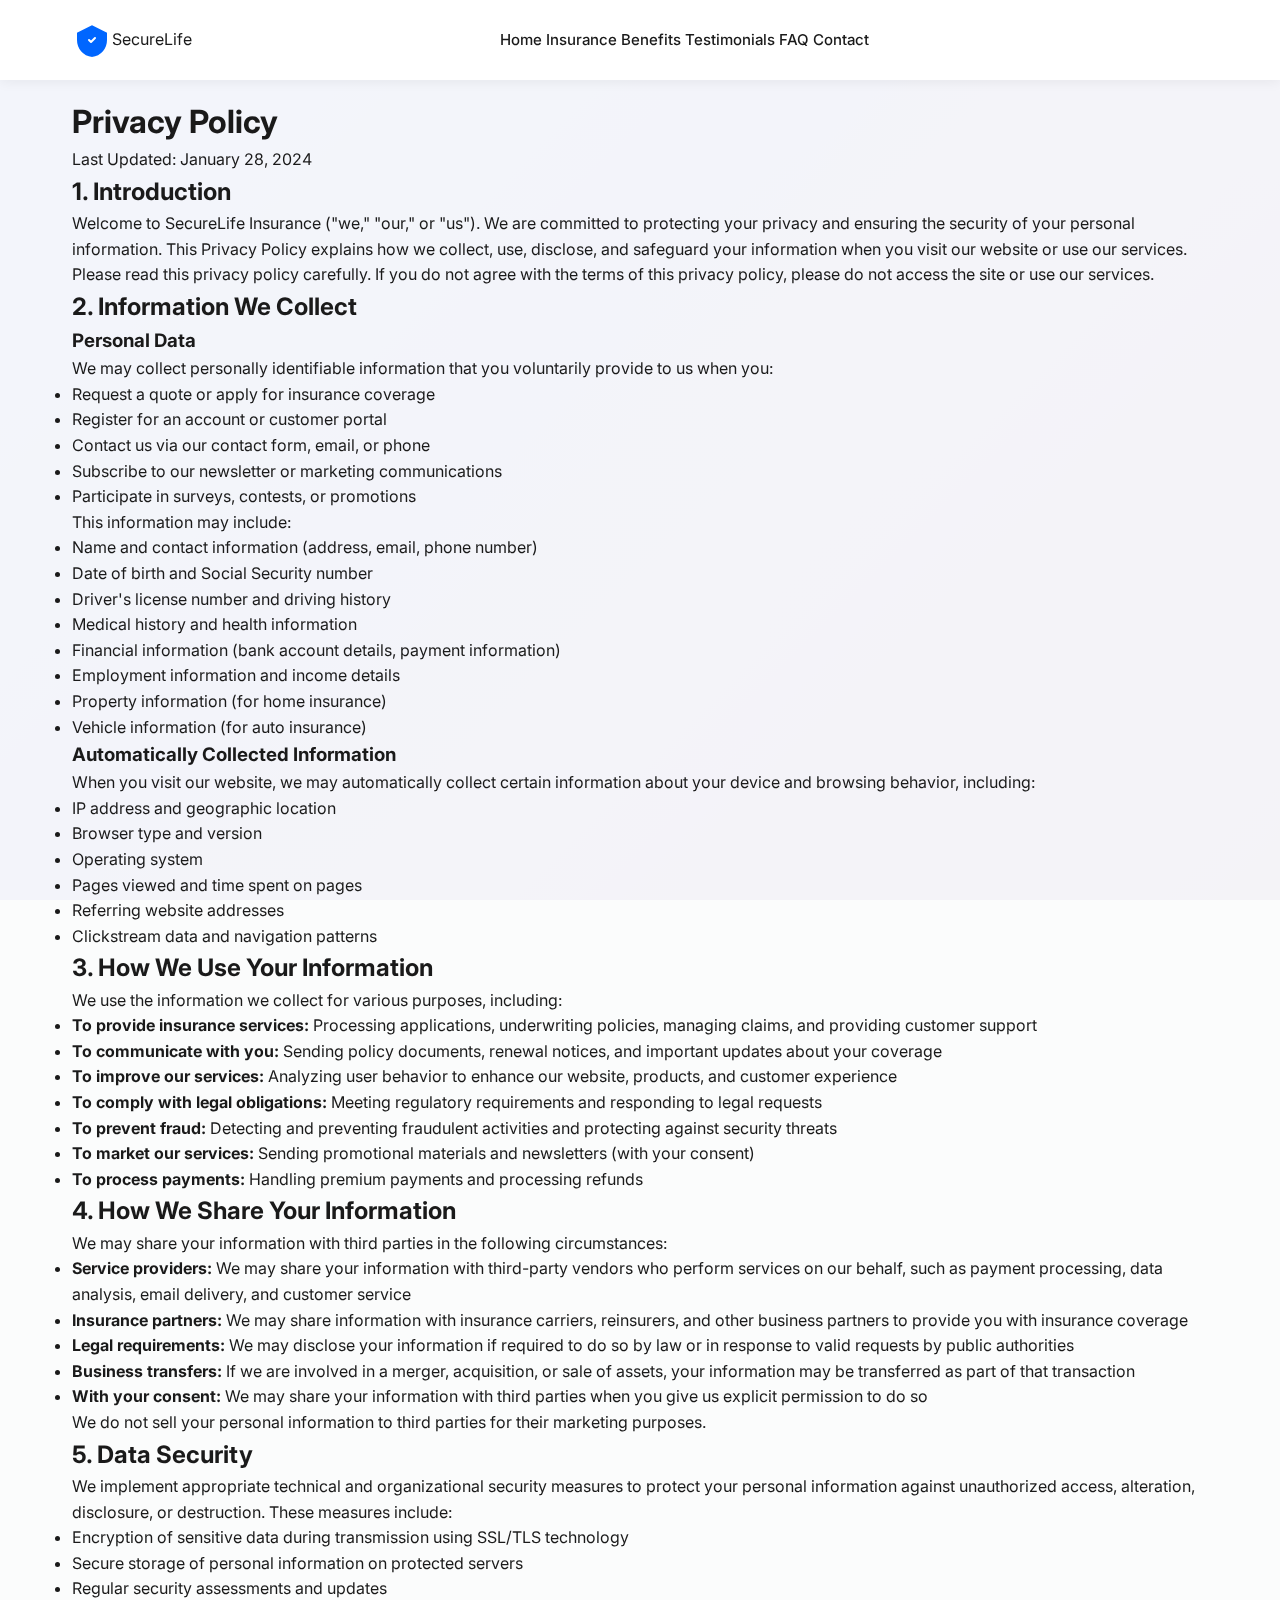
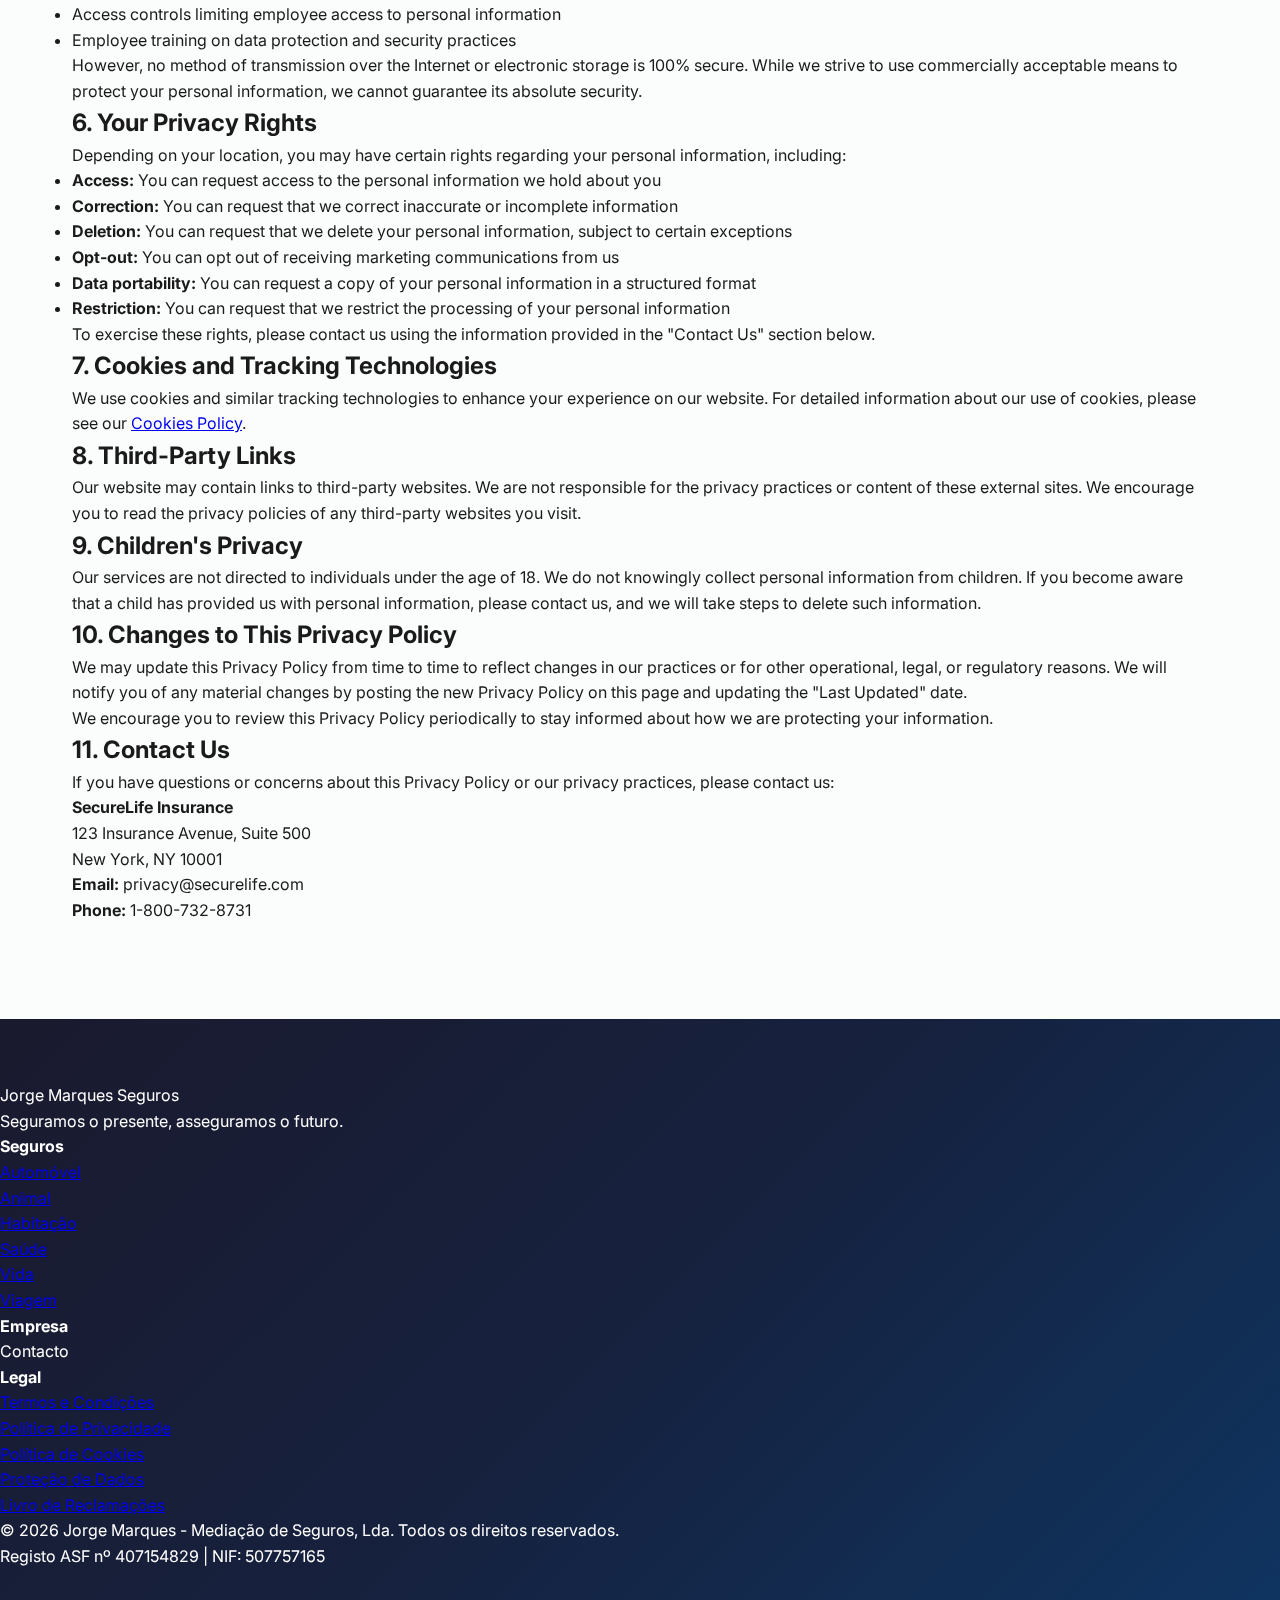
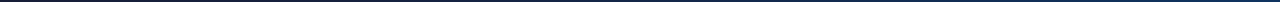
<file: politica-privacidade/index.html>
<!DOCTYPE html>
<html lang="en">
<head>
    <meta charset="UTF-8">
    <meta name="viewport" content="width=device-width, initial-scale=1.0">
    <title>Privacy Policy - SecureLife Insurance</title>
    <meta name="description" content="Read SecureLife Insurance's privacy policy to understand how we collect, use, and protect your personal information.">

    <!-- Google Fonts -->
    <link rel="preconnect" href="https://fonts.googleapis.com">
    <link rel="preconnect" href="https://fonts.gstatic.com" crossorigin>
    <link href="https://fonts.googleapis.com/css2?family=Inter:wght@300;400;500;600;700&display=swap" rel="stylesheet">

    <!-- Styles -->
    <link rel="stylesheet" href="/css/style.css">
</head>
<body>
    <!-- Background with overlay -->
    <div class="background-overlay"></div>

    <!-- Header -->
    <header class="header" id="header">
        <div class="container">
            <div class="header-content">
                <div class="logo">
                    <svg width="40" height="40" viewBox="0 0 40 40" fill="none" xmlns="http://www.w3.org/2000/svg">
                        <path d="M20 4L4 12V20C4 28.837 10.163 36.743 20 38C29.837 36.743 36 28.837 36 20V12L20 4Z" fill="#0066FF" stroke="white" stroke-width="2"/>
                        <path d="M17 20L19 22L23 18" stroke="white" stroke-width="2" stroke-linecap="round" stroke-linejoin="round"/>
                    </svg>
                    <span class="logo-text">SecureLife</span>
                </div>
                <nav class="nav" id="nav">
                    <a href="/" class="nav-link">Home</a>
                    <a href="/#insurance" class="nav-link">Insurance</a>
                    <a href="/#benefits" class="nav-link">Benefits</a>
                    <a href="/#testimonials" class="nav-link">Testimonials</a>
                    <a href="/#faq" class="nav-link">FAQ</a>
                    <a href="/#contact" class="nav-link">Contact</a>
                </nav>
                <button class="mobile-menu-toggle" id="mobileMenuToggle" aria-label="Toggle menu">
                    <span></span>
                    <span></span>
                    <span></span>
                </button>
            </div>
        </div>
    </header>

    <!-- Main Content -->
    <main class="main-content">
        <section class="legal-page">
            <div class="container">
                <div class="legal-content">
                    <h1>Privacy Policy</h1>
                    <p class="legal-date">Last Updated: January 28, 2024</p>

                    <div class="legal-section">
                        <h2>1. Introduction</h2>
                        <p>Welcome to SecureLife Insurance ("we," "our," or "us"). We are committed to protecting your privacy and ensuring the security of your personal information. This Privacy Policy explains how we collect, use, disclose, and safeguard your information when you visit our website or use our services.</p>
                        <p>Please read this privacy policy carefully. If you do not agree with the terms of this privacy policy, please do not access the site or use our services.</p>
                    </div>

                    <div class="legal-section">
                        <h2>2. Information We Collect</h2>
                        <h3>Personal Data</h3>
                        <p>We may collect personally identifiable information that you voluntarily provide to us when you:</p>
                        <ul>
                            <li>Request a quote or apply for insurance coverage</li>
                            <li>Register for an account or customer portal</li>
                            <li>Contact us via our contact form, email, or phone</li>
                            <li>Subscribe to our newsletter or marketing communications</li>
                            <li>Participate in surveys, contests, or promotions</li>
                        </ul>
                        <p>This information may include:</p>
                        <ul>
                            <li>Name and contact information (address, email, phone number)</li>
                            <li>Date of birth and Social Security number</li>
                            <li>Driver's license number and driving history</li>
                            <li>Medical history and health information</li>
                            <li>Financial information (bank account details, payment information)</li>
                            <li>Employment information and income details</li>
                            <li>Property information (for home insurance)</li>
                            <li>Vehicle information (for auto insurance)</li>
                        </ul>

                        <h3>Automatically Collected Information</h3>
                        <p>When you visit our website, we may automatically collect certain information about your device and browsing behavior, including:</p>
                        <ul>
                            <li>IP address and geographic location</li>
                            <li>Browser type and version</li>
                            <li>Operating system</li>
                            <li>Pages viewed and time spent on pages</li>
                            <li>Referring website addresses</li>
                            <li>Clickstream data and navigation patterns</li>
                        </ul>
                    </div>

                    <div class="legal-section">
                        <h2>3. How We Use Your Information</h2>
                        <p>We use the information we collect for various purposes, including:</p>
                        <ul>
                            <li><strong>To provide insurance services:</strong> Processing applications, underwriting policies, managing claims, and providing customer support</li>
                            <li><strong>To communicate with you:</strong> Sending policy documents, renewal notices, and important updates about your coverage</li>
                            <li><strong>To improve our services:</strong> Analyzing user behavior to enhance our website, products, and customer experience</li>
                            <li><strong>To comply with legal obligations:</strong> Meeting regulatory requirements and responding to legal requests</li>
                            <li><strong>To prevent fraud:</strong> Detecting and preventing fraudulent activities and protecting against security threats</li>
                            <li><strong>To market our services:</strong> Sending promotional materials and newsletters (with your consent)</li>
                            <li><strong>To process payments:</strong> Handling premium payments and processing refunds</li>
                        </ul>
                    </div>

                    <div class="legal-section">
                        <h2>4. How We Share Your Information</h2>
                        <p>We may share your information with third parties in the following circumstances:</p>
                        <ul>
                            <li><strong>Service providers:</strong> We may share your information with third-party vendors who perform services on our behalf, such as payment processing, data analysis, email delivery, and customer service</li>
                            <li><strong>Insurance partners:</strong> We may share information with insurance carriers, reinsurers, and other business partners to provide you with insurance coverage</li>
                            <li><strong>Legal requirements:</strong> We may disclose your information if required to do so by law or in response to valid requests by public authorities</li>
                            <li><strong>Business transfers:</strong> If we are involved in a merger, acquisition, or sale of assets, your information may be transferred as part of that transaction</li>
                            <li><strong>With your consent:</strong> We may share your information with third parties when you give us explicit permission to do so</li>
                        </ul>
                        <p>We do not sell your personal information to third parties for their marketing purposes.</p>
                    </div>

                    <div class="legal-section">
                        <h2>5. Data Security</h2>
                        <p>We implement appropriate technical and organizational security measures to protect your personal information against unauthorized access, alteration, disclosure, or destruction. These measures include:</p>
                        <ul>
                            <li>Encryption of sensitive data during transmission using SSL/TLS technology</li>
                            <li>Secure storage of personal information on protected servers</li>
                            <li>Regular security assessments and updates</li>
                            <li>Access controls limiting employee access to personal information</li>
                            <li>Employee training on data protection and security practices</li>
                        </ul>
                        <p>However, no method of transmission over the Internet or electronic storage is 100% secure. While we strive to use commercially acceptable means to protect your personal information, we cannot guarantee its absolute security.</p>
                    </div>

                    <div class="legal-section">
                        <h2>6. Your Privacy Rights</h2>
                        <p>Depending on your location, you may have certain rights regarding your personal information, including:</p>
                        <ul>
                            <li><strong>Access:</strong> You can request access to the personal information we hold about you</li>
                            <li><strong>Correction:</strong> You can request that we correct inaccurate or incomplete information</li>
                            <li><strong>Deletion:</strong> You can request that we delete your personal information, subject to certain exceptions</li>
                            <li><strong>Opt-out:</strong> You can opt out of receiving marketing communications from us</li>
                            <li><strong>Data portability:</strong> You can request a copy of your personal information in a structured format</li>
                            <li><strong>Restriction:</strong> You can request that we restrict the processing of your personal information</li>
                        </ul>
                        <p>To exercise these rights, please contact us using the information provided in the "Contact Us" section below.</p>
                    </div>

                    <div class="legal-section">
                        <h2>7. Cookies and Tracking Technologies</h2>
                        <p>We use cookies and similar tracking technologies to enhance your experience on our website. For detailed information about our use of cookies, please see our <a href="/cookies.html">Cookies Policy</a>.</p>
                    </div>

                    <div class="legal-section">
                        <h2>8. Third-Party Links</h2>
                        <p>Our website may contain links to third-party websites. We are not responsible for the privacy practices or content of these external sites. We encourage you to read the privacy policies of any third-party websites you visit.</p>
                    </div>

                    <div class="legal-section">
                        <h2>9. Children's Privacy</h2>
                        <p>Our services are not directed to individuals under the age of 18. We do not knowingly collect personal information from children. If you become aware that a child has provided us with personal information, please contact us, and we will take steps to delete such information.</p>
                    </div>

                    <div class="legal-section">
                        <h2>10. Changes to This Privacy Policy</h2>
                        <p>We may update this Privacy Policy from time to time to reflect changes in our practices or for other operational, legal, or regulatory reasons. We will notify you of any material changes by posting the new Privacy Policy on this page and updating the "Last Updated" date.</p>
                        <p>We encourage you to review this Privacy Policy periodically to stay informed about how we are protecting your information.</p>
                    </div>

                    <div class="legal-section">
                        <h2>11. Contact Us</h2>
                        <p>If you have questions or concerns about this Privacy Policy or our privacy practices, please contact us:</p>
                        <div class="contact-details">
                            <p><strong>SecureLife Insurance</strong><br>
                            123 Insurance Avenue, Suite 500<br>
                            New York, NY 10001</p>
                            <p><strong>Email:</strong> privacy@securelife.com<br>
                            <strong>Phone:</strong> 1-800-732-8731</p>
                        </div>
                    </div>
                </div>
            </div>
        </section>
    </main>

    <!-- Footer -->
    <footer class="footer">

    <div class="max-w-6xl mx-auto px-4">

        <div class="grid md:grid-cols-4 gap-8 mb-8 text-center md:text-left">

        <!-- Marca -->
        <div>
            <div class="flex items-center justify-center md:justify-start mb-4">
            <span class="text-2xl font-bold whitespace-nowrap leading-none">
                Jorge Marques Seguros
            </span>
            </div>

            <p class="text-gray-400 mb-4">
            Seguramos o presente, asseguramos o futuro.
            </p>

            <!-- Ícones sociais -->
            <div class="flex justify-center md:justify-start gap-4">
            <a
                href="https://www.instagram.com/jorgemarquesseguros"
                target="_blank"
                rel="noopener"
                class="inline-flex items-center justify-center text-gray-400 hover:text-[#215ba4] transition-transform duration-200 hover:scale-110 hover:-translate-y-0.5"
                aria-label="Instagram"
            >
                <i data-lucide="instagram" class="w-5 h-5"></i>
            </a>

            <a
                href="https://www.facebook.com/jorgemarquesseguros"
                target="_blank"
                rel="noopener"
                class="inline-flex items-center justify-center text-gray-400 hover:text-[#215ba4] transition-transform duration-200 hover:scale-110 hover:-translate-y-0.5"
                aria-label="Facebook"
            >
                <i data-lucide="facebook" class="w-5 h-5"></i>
            </a>
            </div>
        </div>

        <!-- Seguros (bem mais à direita) -->
        <div class="md:pl-28">
            <h4 class="text-lg font-bold mb-4">Seguros</h4>
            <ul class="space-y-2">
            <li><a href="#" class="text-gray-400 hover:text-[#215ba4]">Automóvel</a></li>
            <li><a href="#" class="text-gray-400 hover:text-[#215ba4]">Animal</a></li>
            <li><a href="#" class="text-gray-400 hover:text-[#215ba4]">Habitação</a></li>
            <li><a href="#" class="text-gray-400 hover:text-[#215ba4]">Saúde</a></li>
            <li><a href="#" class="text-gray-400 hover:text-[#215ba4]">Vida</a></li>
            <li><a href="#" class="text-gray-400 hover:text-[#215ba4]">Viagem</a></li>
            </ul>
        </div>

        <!-- Empresa (ainda mais à direita) -->
        <div class="md:pl-20">
            <h4 class="text-lg font-bold mb-4">Empresa</h4>
            <ul class="space-y-2">
            <li>
                <button onclick="scrollToSection('contact')" class="text-gray-400 hover:text-[#215ba4]" type="button">
                Contacto
                </button>
            </li>
            </ul>
        </div>

        <!-- Legal -->
        <div>
            <h4 class="text-lg font-bold mb-4">Legal</h4>
            <ul class="space-y-2">
            <li><a href="#" class="text-gray-400 hover:text-[#215ba4]">Termos e Condições</a></li>
            <li><a href="/politica-privacidade/" class="text-gray-400 hover:text-[#215ba4]">Política de Privacidade</a></li>
            <li><a href="/cookies/" class="text-gray-400 hover:text-[#215ba4]">Política de Cookies</a></li>
            <li><a href="#" class="text-gray-400 hover:text-[#215ba4]">Proteção de Dados</a></li>
            <li><a href="https://www.livroreclamacoes.pt/Pedido/Reclamacao" class="text-gray-400 hover:text-[#215ba4]">Livro de Reclamações</a></li>
            </ul>
        </div>

        </div>

        <!-- Bottom -->
        <div class="border-t border-gray-800 pt-8 text-center text-gray-400">
        <p>
            &copy; <span id="year"></span> Jorge Marques - Mediação de Seguros, Lda. Todos os direitos reservados.
        </p>
        <p class="mt-2 text-sm">
            Registo ASF nº 407154829 | NIF: 507757165
        </p>
        </div>

    </div>
    </footer>

    <!-- Scripts -->
    <script type="module" src="/js/main.js"></script>

    <!-- Ano automático -->
    <script>
      document.getElementById('year').textContent = new Date().getFullYear();
    </script>
</body>
</html>
</file>
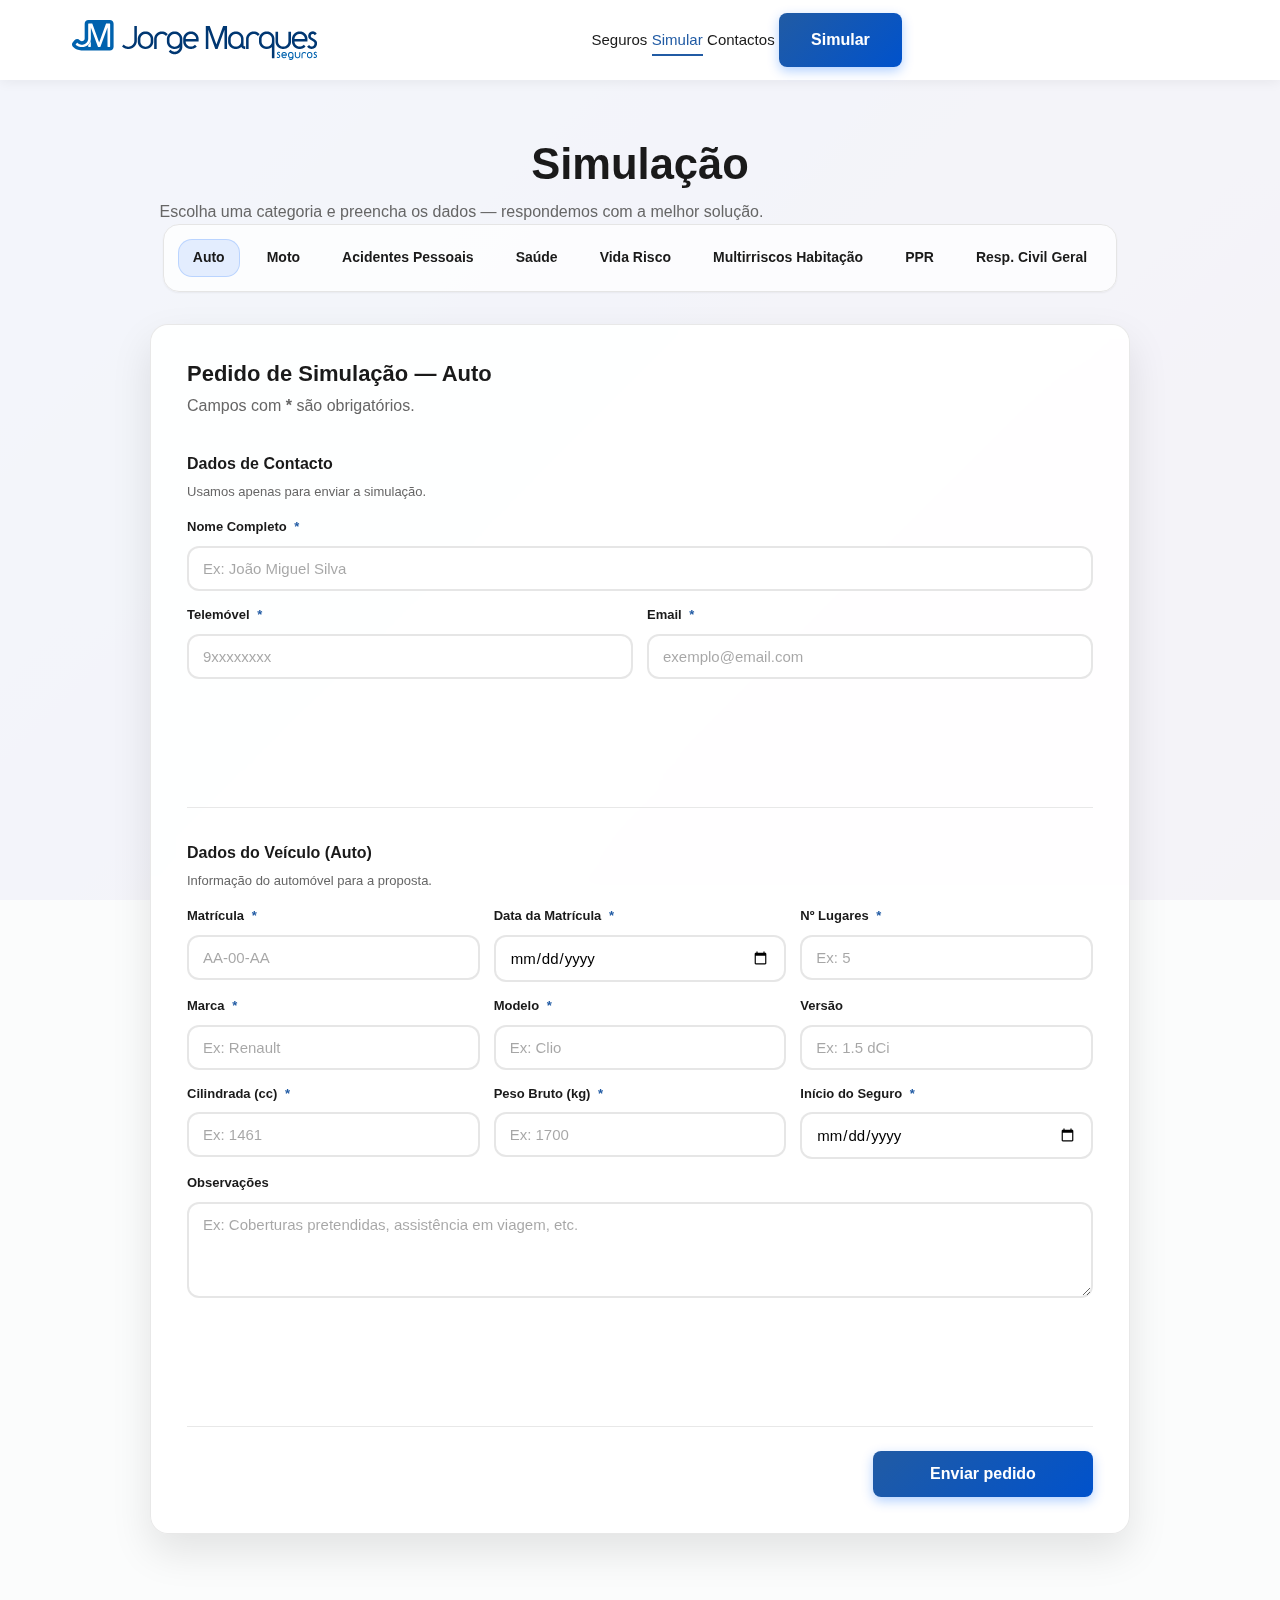
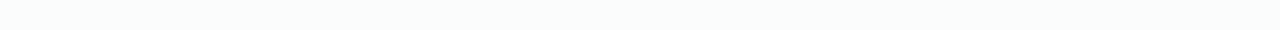
<file: seguro-auto/index.html>
<!doctype html>
<html lang="pt">
  <head>
    <meta charset="UTF-8" />
    <meta name="viewport" content="width=device-width, initial-scale=1.0" />
    <title>Simulação | Jorge Marques Seguros</title>

    <link rel="stylesheet" href="/css/style.css" />
    <link rel="icon" type="image/svg+xml" href="/content/icons/JM-icon.svg" />
  </head>

  <body>
    <div class="background-overlay"></div>

    <!-- HEADER -->
    <header id="header" class="header">
      <div class="site-container">
        <div class="header-content">
          <a class="logo" href="/index.html" aria-label="Jorge Marques Seguros">
            <img
              src="/content/icons/JM-horizontal.svg"
              alt="Jorge Marques Seguros"
              class="logo-image"
            />
          </a>

          <nav id="nav" class="nav">
            <a class="nav-link" href="/index.html#services">Seguros</a>
            <a class="nav-link active" href="/seguro-auto/index.html">Simular</a>
            <a class="nav-link" href="/index.html#contact">Contactos</a>
            <a class="btn btn-primary" href="/seguro-auto/index.html">Simular</a>
          </nav>

          <button id="mobileMenuToggle" class="mobile-menu-toggle" aria-label="Abrir menu">
            <span></span><span></span><span></span>
          </button>
        </div>
      </div>
    </header>

    <main class="main-content">
      <!-- TOP (categorias) -->
      <section class="quote-hero">
        <div class="site-container">
          <div class="quote-hero__inner">
            <h1 class="quote-hero__title">Simulação</h1>
            <p class="quote-hero__subtitle">
              Escolha uma categoria e preencha os dados — respondemos com a melhor solução.
            </p>

            <!-- CATEGORY NAV -->
            <div class="quote-categories" role="tablist" aria-label="Categorias de simulação">
              <button class="quote-cat active" type="button" role="tab" aria-selected="true" data-category="auto">
                Auto
              </button>

              <button class="quote-cat" type="button" role="tab" aria-selected="false" data-category="moto">
                Moto
              </button>

              <button class="quote-cat" type="button" role="tab" aria-selected="false" data-category="acidentes">
                Acidentes Pessoais
              </button>

              <button class="quote-cat" type="button" role="tab" aria-selected="false" data-category="saude">
                Saúde
              </button>

              <button class="quote-cat" type="button" role="tab" aria-selected="false" data-category="vida">
                Vida Risco
              </button>

              <button class="quote-cat" type="button" role="tab" aria-selected="false" data-category="hab">
                Multirriscos Habitação
              </button>

              <button class="quote-cat" type="button" role="tab" aria-selected="false" data-category="ppr">
                PPR
              </button>

              <button class="quote-cat" type="button" role="tab" aria-selected="false" data-category="rc">
                Resp. Civil Geral
              </button>
            </div>
          </div>
        </div>
      </section>

      <!-- FORM -->
      <section class="quote-form-page">
        <div class="site-container">
          <div class="form-card">
            <div class="form-card__header">
              <h2 id="formTitle">Pedido de Simulação — Auto</h2>
              <p>Campos com <strong>*</strong> são obrigatórios.</p>
            </div>

            <form id="quoteForm" novalidate>
              <!-- hidden -->
              <input type="hidden" id="categoria" name="categoria" value="auto" />

              <!-- DADOS DO CLIENTE (comum) -->
              <section class="form-section">
                <div class="form-section__head">
                  <h3 class="form-section__title">Dados de Contacto</h3>
                  <p class="form-section__desc">Usamos apenas para enviar a simulação.</p>
                </div>

                <div class="quote-grid">
                  <div class="q-field q-col-12">
                    <label for="nome">Nome Completo <span class="req">*</span></label>
                    <input id="nome" name="nome" type="text" placeholder="Ex: João Miguel Silva" autocomplete="name" required />
                    <div class="q-error" data-error-for="nome"></div>
                  </div>

                  <div class="q-field q-col-6">
                    <label for="telemovel">Telemóvel <span class="req">*</span></label>
                    <input id="telemovel" name="telemovel" type="tel" placeholder="9xxxxxxxx" inputmode="numeric" maxlength="9" autocomplete="tel" required />
                    <div class="q-error" data-error-for="telemovel"></div>
                  </div>

                  <div class="q-field q-col-6">
                    <label for="email">Email <span class="req">*</span></label>
                    <input id="email" name="email" type="email" placeholder="exemplo@email.com" autocomplete="email" required />
                    <div class="q-error" data-error-for="email"></div>
                  </div>
                </div>
              </section>

              <!-- PAINÉIS POR CATEGORIA -->
              <!-- AUTO -->
              <section class="form-section category-panel active" data-category-panel="auto">
                <div class="form-section__head">
                  <h3 class="form-section__title">Dados do Veículo (Auto)</h3>
                  <p class="form-section__desc">Informação do automóvel para a proposta.</p>
                </div>

                <div class="quote-grid">
                  <div class="q-field q-col-4">
                    <label for="auto_matricula">Matrícula <span class="req">*</span></label>
                    <input id="auto_matricula" name="auto_matricula" type="text" placeholder="AA-00-AA" required />
                    <div class="q-error" data-error-for="auto_matricula"></div>
                  </div>

                  <div class="q-field q-col-4">
                    <label for="auto_data_matricula">Data da Matrícula <span class="req">*</span></label>
                    <input id="auto_data_matricula" name="auto_data_matricula" type="date" required />
                    <div class="q-error" data-error-for="auto_data_matricula"></div>
                  </div>

                  <div class="q-field q-col-4">
                    <label for="auto_lugares">Nº Lugares <span class="req">*</span></label>
                    <input id="auto_lugares" name="auto_lugares" type="number" min="1" max="99" placeholder="Ex: 5" required />
                    <div class="q-error" data-error-for="auto_lugares"></div>
                  </div>

                  <div class="q-field q-col-4">
                    <label for="auto_marca">Marca <span class="req">*</span></label>
                    <input id="auto_marca" name="auto_marca" type="text" placeholder="Ex: Renault" required />
                    <div class="q-error" data-error-for="auto_marca"></div>
                  </div>

                  <div class="q-field q-col-4">
                    <label for="auto_modelo">Modelo <span class="req">*</span></label>
                    <input id="auto_modelo" name="auto_modelo" type="text" placeholder="Ex: Clio" required />
                    <div class="q-error" data-error-for="auto_modelo"></div>
                  </div>

                  <div class="q-field q-col-4">
                    <label for="auto_versao">Versão</label>
                    <input id="auto_versao" name="auto_versao" type="text" placeholder="Ex: 1.5 dCi" />
                  </div>

                  <div class="q-field q-col-4">
                    <label for="auto_cilindrada">Cilindrada (cc) <span class="req">*</span></label>
                    <input id="auto_cilindrada" name="auto_cilindrada" type="number" min="1" placeholder="Ex: 1461" required />
                    <div class="q-error" data-error-for="auto_cilindrada"></div>
                  </div>

                  <div class="q-field q-col-4">
                    <label for="auto_peso">Peso Bruto (kg) <span class="req">*</span></label>
                    <input id="auto_peso" name="auto_peso" type="number" min="1" placeholder="Ex: 1700" required />
                    <div class="q-error" data-error-for="auto_peso"></div>
                  </div>

                  <div class="q-field q-col-4">
                    <label for="auto_inicio">Início do Seguro <span class="req">*</span></label>
                    <input id="auto_inicio" name="auto_inicio" type="date" required />
                    <div class="q-error" data-error-for="auto_inicio"></div>
                  </div>

                  <div class="q-field q-col-12">
                    <label for="auto_obs">Observações</label>
                    <textarea id="auto_obs" name="auto_obs" rows="4" placeholder="Ex: Coberturas pretendidas, assistência em viagem, etc."></textarea>
                  </div>
                </div>
              </section>

              <!-- MOTO -->
              <section class="form-section category-panel" data-category-panel="moto">
                <div class="form-section__head">
                  <h3 class="form-section__title">Dados da Moto</h3>
                  <p class="form-section__desc">Informação essencial para cotação.</p>
                </div>

                <div class="quote-grid">
                  <div class="q-field q-col-4">
                    <label for="moto_matricula">Matrícula <span class="req">*</span></label>
                    <input id="moto_matricula" name="moto_matricula" type="text" placeholder="AA-00-AA" required />
                    <div class="q-error" data-error-for="moto_matricula"></div>
                  </div>

                  <div class="q-field q-col-4">
                    <label for="moto_data_matricula">Data da Matrícula <span class="req">*</span></label>
                    <input id="moto_data_matricula" name="moto_data_matricula" type="date" required />
                    <div class="q-error" data-error-for="moto_data_matricula"></div>
                  </div>

                  <div class="q-field q-col-4">
                    <label for="moto_cilindrada">Cilindrada (cc) <span class="req">*</span></label>
                    <input id="moto_cilindrada" name="moto_cilindrada" type="number" min="1" placeholder="Ex: 750" required />
                    <div class="q-error" data-error-for="moto_cilindrada"></div>
                  </div>

                  <div class="q-field q-col-6">
                    <label for="moto_marca">Marca <span class="req">*</span></label>
                    <input id="moto_marca" name="moto_marca" type="text" placeholder="Ex: Yamaha" required />
                    <div class="q-error" data-error-for="moto_marca"></div>
                  </div>

                  <div class="q-field q-col-6">
                    <label for="moto_modelo">Modelo <span class="req">*</span></label>
                    <input id="moto_modelo" name="moto_modelo" type="text" placeholder="Ex: MT-07" required />
                    <div class="q-error" data-error-for="moto_modelo"></div>
                  </div>

                  <div class="q-field q-col-6">
                    <label for="moto_inicio">Início do Seguro <span class="req">*</span></label>
                    <input id="moto_inicio" name="moto_inicio" type="date" required />
                    <div class="q-error" data-error-for="moto_inicio"></div>
                  </div>

                  <div class="q-field q-col-12">
                    <label for="moto_obs">Observações</label>
                    <textarea id="moto_obs" name="moto_obs" rows="4" placeholder="Ex: uso diário, garagens, coberturas, etc."></textarea>
                  </div>
                </div>
              </section>

              <!-- ACIDENTES PESSOAIS -->
              <section class="form-section category-panel" data-category-panel="acidentes">
                <div class="form-section__head">
                  <h3 class="form-section__title">Acidentes Pessoais</h3>
                  <p class="form-section__desc">Informação sobre a(s) pessoa(s) segura(s).</p>
                </div>

                <div class="quote-grid">
                  <div class="q-field q-col-6">
                    <label for="ap_pessoas">Nº de Pessoas <span class="req">*</span></label>
                    <input id="ap_pessoas" name="ap_pessoas" type="number" min="1" placeholder="Ex: 1" required />
                    <div class="q-error" data-error-for="ap_pessoas"></div>
                  </div>

                  <div class="q-field q-col-6">
                    <label for="ap_profissao">Profissão / Atividade <span class="req">*</span></label>
                    <input id="ap_profissao" name="ap_profissao" type="text" placeholder="Ex: Construção, escritório, estudante..." required />
                    <div class="q-error" data-error-for="ap_profissao"></div>
                  </div>

                  <div class="q-field q-col-6">
                    <label for="ap_capital">Capital Pretendido (€)</label>
                    <input id="ap_capital" name="ap_capital" type="number" min="0" placeholder="Ex: 25000" />
                  </div>

                  <div class="q-field q-col-12">
                    <label for="ap_obs">Observações</label>
                    <textarea id="ap_obs" name="ap_obs" rows="4" placeholder="Ex: prática desportiva, cobertura 24h, etc."></textarea>
                  </div>
                </div>
              </section>

              <!-- SAÚDE -->
              <section class="form-section category-panel" data-category-panel="saude">
                <div class="form-section__head">
                  <h3 class="form-section__title">Saúde</h3>
                  <p class="form-section__desc">Dados básicos para a proposta.</p>
                </div>

                <div class="quote-grid">
                  <div class="q-field q-col-6">
                    <label for="saude_pessoas">Nº de Pessoas <span class="req">*</span></label>
                    <input id="saude_pessoas" name="saude_pessoas" type="number" min="1" placeholder="Ex: 2" required />
                    <div class="q-error" data-error-for="saude_pessoas"></div>
                  </div>

                  <div class="q-field q-col-6">
                    <label for="saude_idades">Idades (separadas por vírgula) <span class="req">*</span></label>
                    <input id="saude_idades" name="saude_idades" type="text" placeholder="Ex: 32, 29, 4" required />
                    <div class="q-error" data-error-for="saude_idades"></div>
                  </div>

                  <div class="q-field q-col-12">
                    <label for="saude_obs">Observações</label>
                    <textarea id="saude_obs" name="saude_obs" rows="4" placeholder="Ex: preferências de rede, reembolsos, etc."></textarea>
                  </div>
                </div>
              </section>

              <!-- VIDA RISCO -->
              <section class="form-section category-panel" data-category-panel="vida">
                <div class="form-section__head">
                  <h3 class="form-section__title">Vida Risco</h3>
                  <p class="form-section__desc">Dados para simulação do capital e prazo.</p>
                </div>

                <div class="quote-grid">
                  <div class="q-field q-col-6">
                    <label for="vida_capital">Capital Pretendido (€) <span class="req">*</span></label>
                    <input id="vida_capital" name="vida_capital" type="number" min="1" placeholder="Ex: 100000" required />
                    <div class="q-error" data-error-for="vida_capital"></div>
                  </div>

                  <div class="q-field q-col-6">
                    <label for="vida_prazo">Prazo (anos) <span class="req">*</span></label>
                    <input id="vida_prazo" name="vida_prazo" type="number" min="1" placeholder="Ex: 20" required />
                    <div class="q-error" data-error-for="vida_prazo"></div>
                  </div>

                  <div class="q-field q-col-12">
                    <label for="vida_obs">Observações</label>
                    <textarea id="vida_obs" name="vida_obs" rows="4" placeholder="Ex: associado a crédito habitação, coberturas, etc."></textarea>
                  </div>
                </div>
              </section>

              <!-- MULTIRRISCOS HABITAÇÃO -->
              <section class="form-section category-panel" data-category-panel="hab">
                <div class="form-section__head">
                  <h3 class="form-section__title">Multirriscos Habitação</h3>
                  <p class="form-section__desc">Dados do imóvel e tipo de uso.</p>
                </div>

                <div class="quote-grid">
                  <div class="q-field q-col-6">
                    <label for="hab_tipo">Tipo de Imóvel <span class="req">*</span></label>
                    <select id="hab_tipo" name="hab_tipo" required>
                      <option value="">Selecionar</option>
                      <option value="apartamento">Apartamento</option>
                      <option value="moradia">Moradia</option>
                      <option value="outro">Outro</option>
                    </select>
                    <div class="q-error" data-error-for="hab_tipo"></div>
                  </div>

                  <div class="q-field q-col-6">
                    <label for="hab_uso">Uso <span class="req">*</span></label>
                    <select id="hab_uso" name="hab_uso" required>
                      <option value="">Selecionar</option>
                      <option value="habitacao_propria">Habitação própria</option>
                      <option value="arrendamento">Arrendamento</option>
                      <option value="segunda_habitacao">Segunda habitação</option>
                    </select>
                    <div class="q-error" data-error-for="hab_uso"></div>
                  </div>

                  <div class="q-field q-col-12">
                    <label for="hab_morada">Morada do Imóvel <span class="req">*</span></label>
                    <input id="hab_morada" name="hab_morada" type="text" placeholder="Rua, nº, localidade" required />
                    <div class="q-error" data-error-for="hab_morada"></div>
                  </div>

                  <div class="q-field q-col-6">
                    <label for="hab_area">Área (m²)</label>
                    <input id="hab_area" name="hab_area" type="number" min="0" placeholder="Ex: 120" />
                  </div>

                  <div class="q-field q-col-6">
                    <label for="hab_capital">Capital Conteúdo/Edifício (€)</label>
                    <input id="hab_capital" name="hab_capital" type="number" min="0" placeholder="Ex: 150000" />
                  </div>

                  <div class="q-field q-col-12">
                    <label for="hab_obs">Observações</label>
                    <textarea id="hab_obs" name="hab_obs" rows="4" placeholder="Ex: coberturas adicionais, danos por água, etc."></textarea>
                  </div>
                </div>
              </section>

              <!-- PPR -->
              <section class="form-section category-panel" data-category-panel="ppr">
                <div class="form-section__head">
                  <h3 class="form-section__title">PPR</h3>
                  <p class="form-section__desc">Preferências de investimento.</p>
                </div>

                <div class="quote-grid">
                  <div class="q-field q-col-6">
                    <label for="ppr_valor">Valor Mensal (€) <span class="req">*</span></label>
                    <input id="ppr_valor" name="ppr_valor" type="number" min="1" placeholder="Ex: 50" required />
                    <div class="q-error" data-error-for="ppr_valor"></div>
                  </div>

                  <div class="q-field q-col-6">
                    <label for="ppr_objetivo">Objetivo <span class="req">*</span></label>
                    <select id="ppr_objetivo" name="ppr_objetivo" required>
                      <option value="">Selecionar</option>
                      <option value="reforma">Reforma</option>
                      <option value="beneficios_fiscais">Benefícios fiscais</option>
                      <option value="poupanca">Poupança</option>
                    </select>
                    <div class="q-error" data-error-for="ppr_objetivo"></div>
                  </div>

                  <div class="q-field q-col-12">
                    <label for="ppr_obs">Observações</label>
                    <textarea id="ppr_obs" name="ppr_obs" rows="4" placeholder="Ex: perfil de risco, horizonte temporal, etc."></textarea>
                  </div>
                </div>
              </section>

              <!-- RC GERAL -->
              <section class="form-section category-panel" data-category-panel="rc">
                <div class="form-section__head">
                  <h3 class="form-section__title">Responsabilidade Civil Geral</h3>
                  <p class="form-section__desc">Dados básicos do negócio/atividade.</p>
                </div>

                <div class="quote-grid">
                  <div class="q-field q-col-8">
                    <label for="rc_atividade">Atividade <span class="req">*</span></label>
                    <input id="rc_atividade" name="rc_atividade" type="text" placeholder="Ex: Remodelações, restauração, eventos..." required />
                    <div class="q-error" data-error-for="rc_atividade"></div>
                  </div>

                  <div class="q-field q-col-4">
                    <label for="rc_faturacao">Faturação Anual (€)</label>
                    <input id="rc_faturacao" name="rc_faturacao" type="number" min="0" placeholder="Ex: 120000" />
                  </div>

                  <div class="q-field q-col-12">
                    <label for="rc_obs">Observações</label>
                    <textarea id="rc_obs" name="rc_obs" rows="4" placeholder="Ex: nº colaboradores, locais de trabalho, necessidades específicas..."></textarea>
                  </div>
                </div>
              </section>

              <!-- AÇÕES -->
              <div class="form-actions">
                <div class="form-status" id="formStatus" role="status" aria-live="polite"></div>
                <button class="btn btn-primary quote-submit" type="submit">Enviar pedido</button>
              </div>
            </form>
          </div>
        </div>
      </section>
    </main>

    <!-- JS -->
    <script type="module" src="/js/main.js"></script>
    <script src="/js/seguro.js" defer></script>
  </body>
</html>
</file>
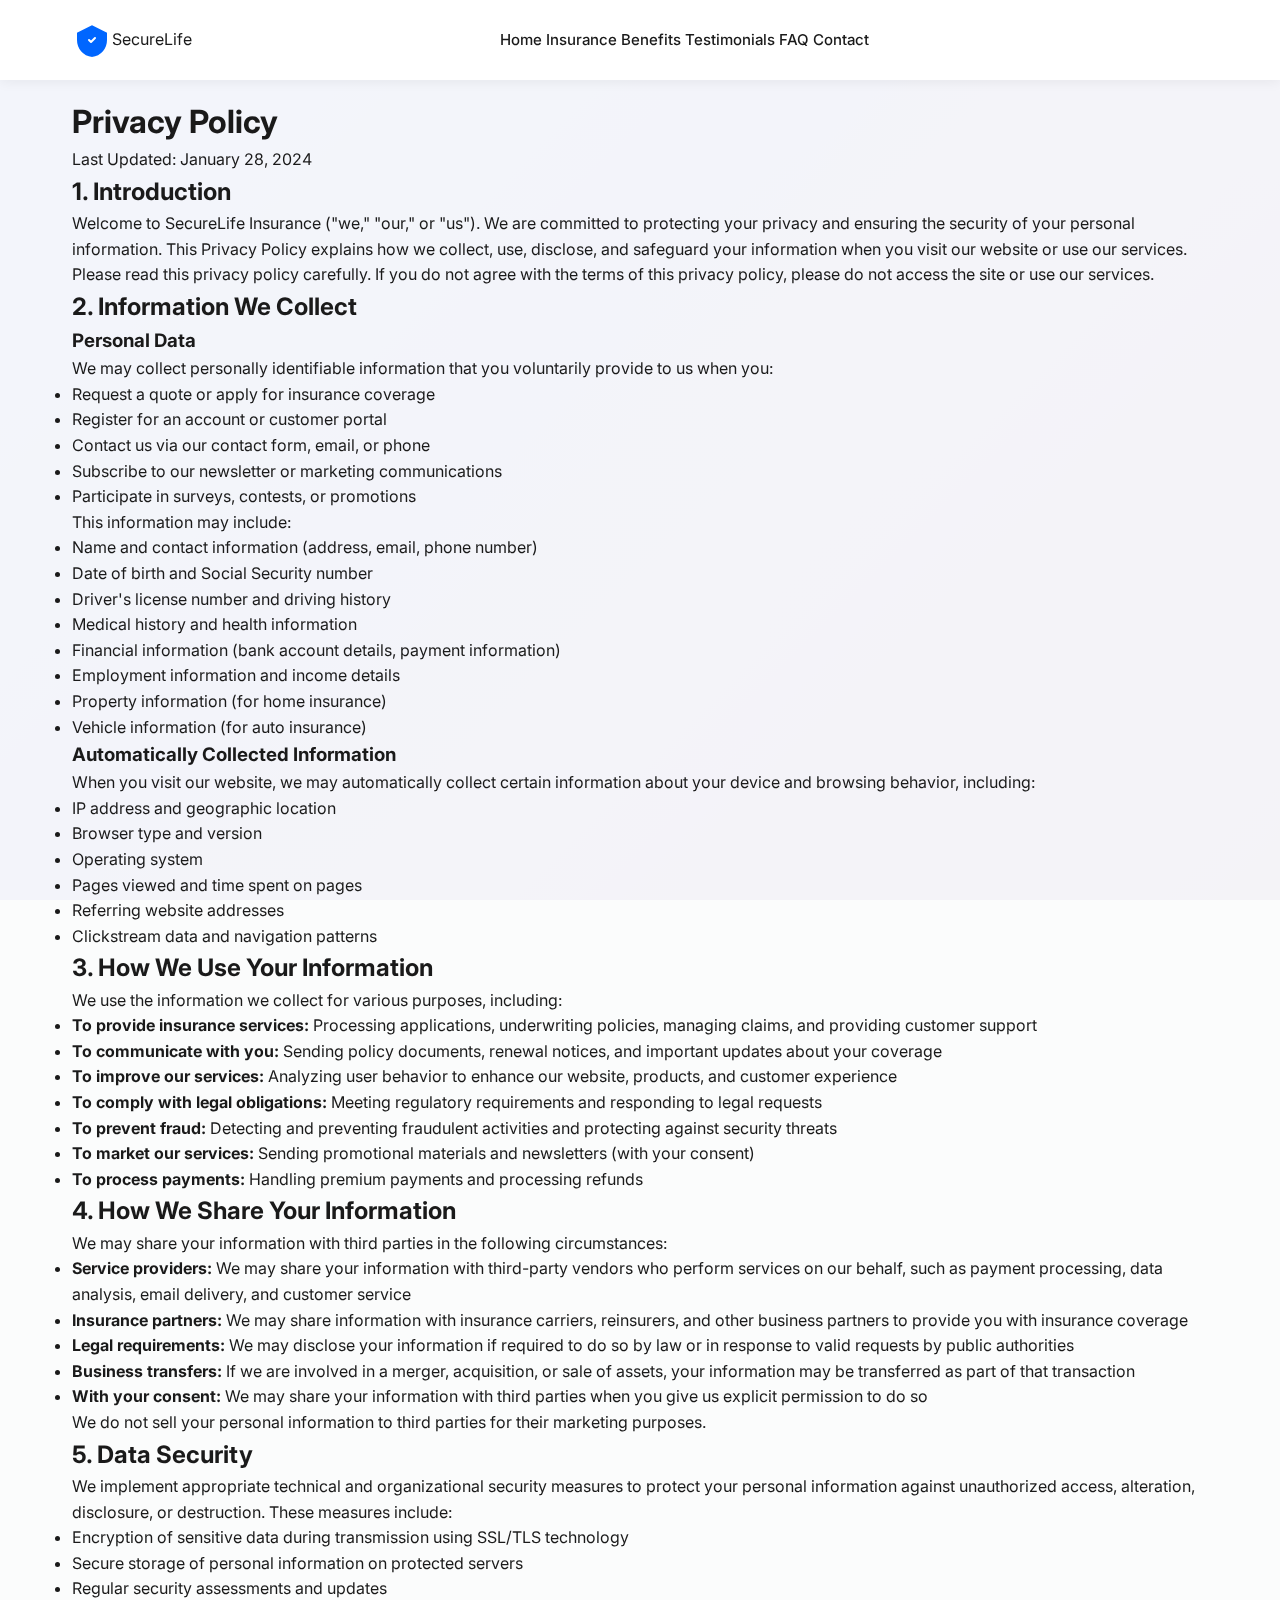
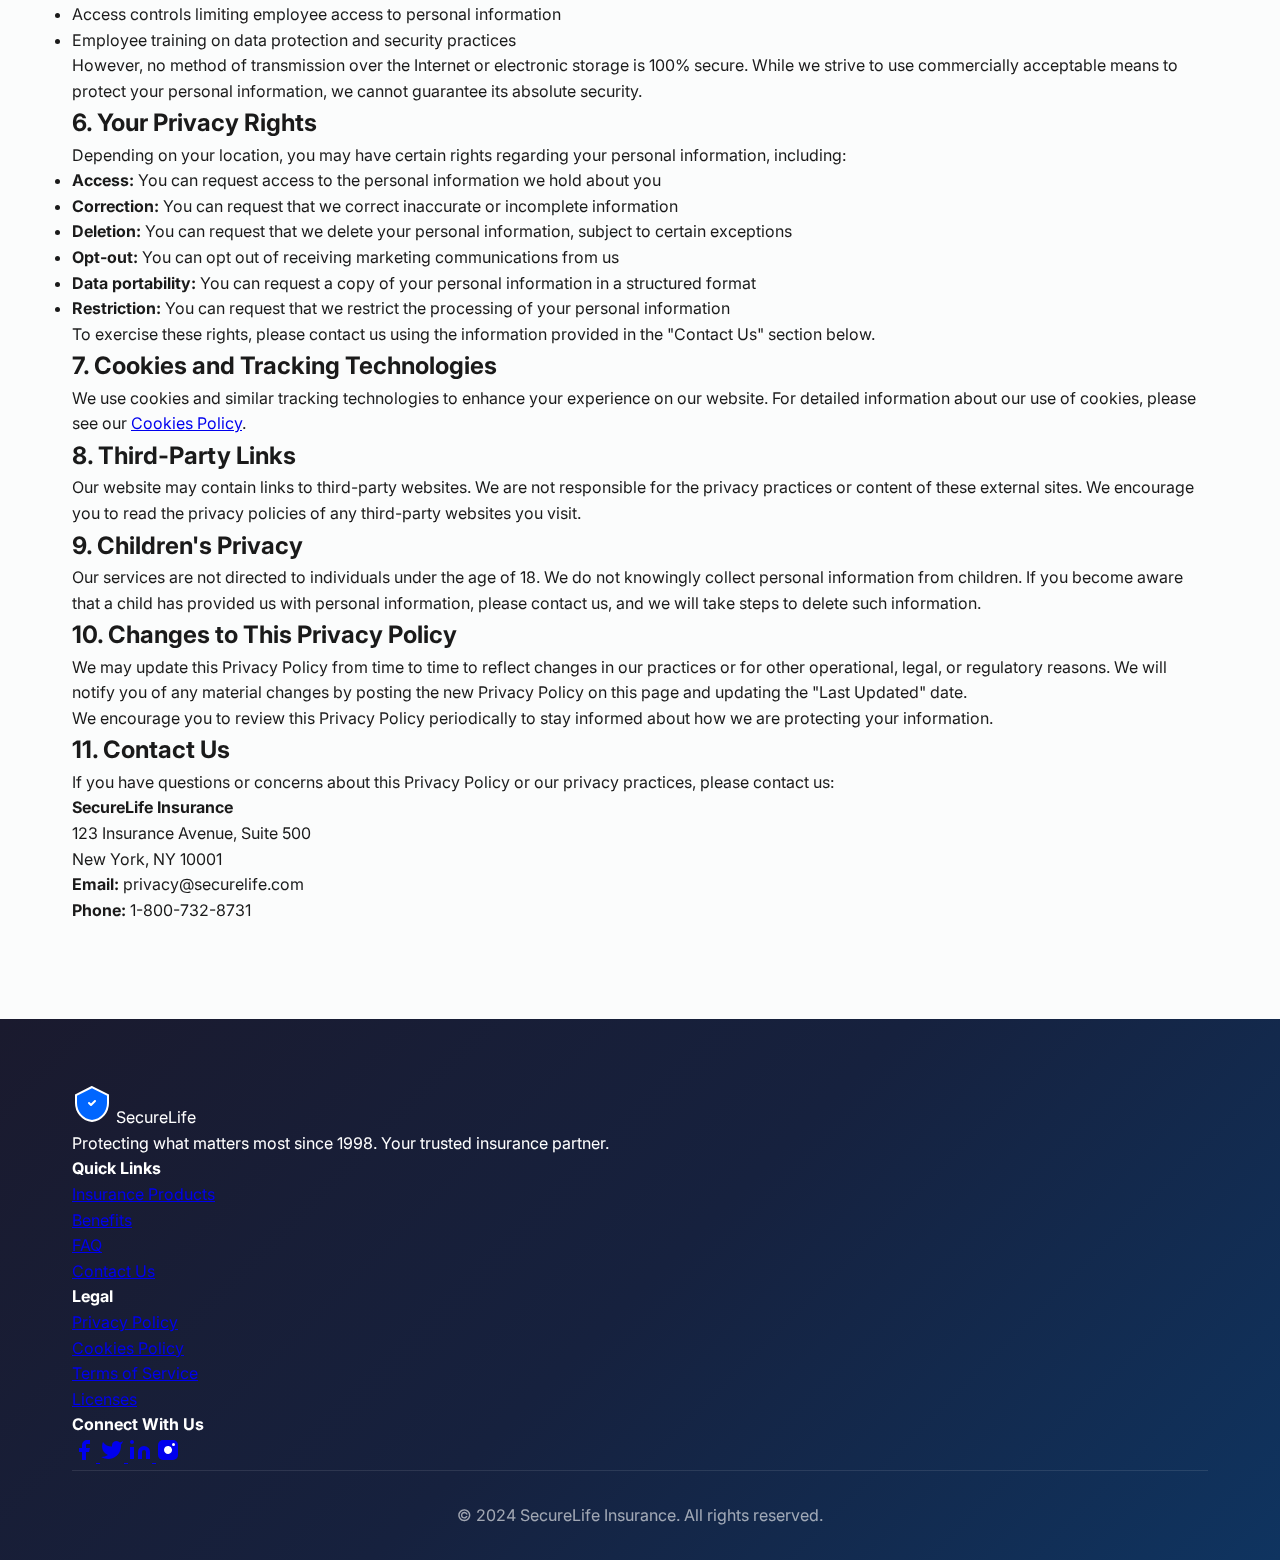
<file: privacy.html>
<!DOCTYPE html>
<html lang="en">
<head>
    <meta charset="UTF-8">
    <meta name="viewport" content="width=device-width, initial-scale=1.0">
    <title>Privacy Policy - SecureLife Insurance</title>
    <meta name="description" content="Read SecureLife Insurance's privacy policy to understand how we collect, use, and protect your personal information.">

    <!-- Google Fonts -->
    <link rel="preconnect" href="https://fonts.googleapis.com">
    <link rel="preconnect" href="https://fonts.gstatic.com" crossorigin>
    <link href="https://fonts.googleapis.com/css2?family=Inter:wght@300;400;500;600;700&display=swap" rel="stylesheet">

    <!-- Styles -->
    <link rel="stylesheet" href="/css/style.css">
</head>
<body>
    <!-- Background with overlay -->
    <div class="background-overlay"></div>

    <!-- Header -->
    <header class="header" id="header">
        <div class="container">
            <div class="header-content">
                <div class="logo">
                    <svg width="40" height="40" viewBox="0 0 40 40" fill="none" xmlns="http://www.w3.org/2000/svg">
                        <path d="M20 4L4 12V20C4 28.837 10.163 36.743 20 38C29.837 36.743 36 28.837 36 20V12L20 4Z" fill="#0066FF" stroke="white" stroke-width="2"/>
                        <path d="M17 20L19 22L23 18" stroke="white" stroke-width="2" stroke-linecap="round" stroke-linejoin="round"/>
                    </svg>
                    <span class="logo-text">SecureLife</span>
                </div>
                <nav class="nav" id="nav">
                    <a href="/" class="nav-link">Home</a>
                    <a href="/#insurance" class="nav-link">Insurance</a>
                    <a href="/#benefits" class="nav-link">Benefits</a>
                    <a href="/#testimonials" class="nav-link">Testimonials</a>
                    <a href="/#faq" class="nav-link">FAQ</a>
                    <a href="/#contact" class="nav-link">Contact</a>
                </nav>
                <button class="mobile-menu-toggle" id="mobileMenuToggle" aria-label="Toggle menu">
                    <span></span>
                    <span></span>
                    <span></span>
                </button>
            </div>
        </div>
    </header>

    <!-- Main Content -->
    <main class="main-content">
        <section class="legal-page">
            <div class="container">
                <div class="legal-content">
                    <h1>Privacy Policy</h1>
                    <p class="legal-date">Last Updated: January 28, 2024</p>

                    <div class="legal-section">
                        <h2>1. Introduction</h2>
                        <p>Welcome to SecureLife Insurance ("we," "our," or "us"). We are committed to protecting your privacy and ensuring the security of your personal information. This Privacy Policy explains how we collect, use, disclose, and safeguard your information when you visit our website or use our services.</p>
                        <p>Please read this privacy policy carefully. If you do not agree with the terms of this privacy policy, please do not access the site or use our services.</p>
                    </div>

                    <div class="legal-section">
                        <h2>2. Information We Collect</h2>
                        <h3>Personal Data</h3>
                        <p>We may collect personally identifiable information that you voluntarily provide to us when you:</p>
                        <ul>
                            <li>Request a quote or apply for insurance coverage</li>
                            <li>Register for an account or customer portal</li>
                            <li>Contact us via our contact form, email, or phone</li>
                            <li>Subscribe to our newsletter or marketing communications</li>
                            <li>Participate in surveys, contests, or promotions</li>
                        </ul>
                        <p>This information may include:</p>
                        <ul>
                            <li>Name and contact information (address, email, phone number)</li>
                            <li>Date of birth and Social Security number</li>
                            <li>Driver's license number and driving history</li>
                            <li>Medical history and health information</li>
                            <li>Financial information (bank account details, payment information)</li>
                            <li>Employment information and income details</li>
                            <li>Property information (for home insurance)</li>
                            <li>Vehicle information (for auto insurance)</li>
                        </ul>

                        <h3>Automatically Collected Information</h3>
                        <p>When you visit our website, we may automatically collect certain information about your device and browsing behavior, including:</p>
                        <ul>
                            <li>IP address and geographic location</li>
                            <li>Browser type and version</li>
                            <li>Operating system</li>
                            <li>Pages viewed and time spent on pages</li>
                            <li>Referring website addresses</li>
                            <li>Clickstream data and navigation patterns</li>
                        </ul>
                    </div>

                    <div class="legal-section">
                        <h2>3. How We Use Your Information</h2>
                        <p>We use the information we collect for various purposes, including:</p>
                        <ul>
                            <li><strong>To provide insurance services:</strong> Processing applications, underwriting policies, managing claims, and providing customer support</li>
                            <li><strong>To communicate with you:</strong> Sending policy documents, renewal notices, and important updates about your coverage</li>
                            <li><strong>To improve our services:</strong> Analyzing user behavior to enhance our website, products, and customer experience</li>
                            <li><strong>To comply with legal obligations:</strong> Meeting regulatory requirements and responding to legal requests</li>
                            <li><strong>To prevent fraud:</strong> Detecting and preventing fraudulent activities and protecting against security threats</li>
                            <li><strong>To market our services:</strong> Sending promotional materials and newsletters (with your consent)</li>
                            <li><strong>To process payments:</strong> Handling premium payments and processing refunds</li>
                        </ul>
                    </div>

                    <div class="legal-section">
                        <h2>4. How We Share Your Information</h2>
                        <p>We may share your information with third parties in the following circumstances:</p>
                        <ul>
                            <li><strong>Service providers:</strong> We may share your information with third-party vendors who perform services on our behalf, such as payment processing, data analysis, email delivery, and customer service</li>
                            <li><strong>Insurance partners:</strong> We may share information with insurance carriers, reinsurers, and other business partners to provide you with insurance coverage</li>
                            <li><strong>Legal requirements:</strong> We may disclose your information if required to do so by law or in response to valid requests by public authorities</li>
                            <li><strong>Business transfers:</strong> If we are involved in a merger, acquisition, or sale of assets, your information may be transferred as part of that transaction</li>
                            <li><strong>With your consent:</strong> We may share your information with third parties when you give us explicit permission to do so</li>
                        </ul>
                        <p>We do not sell your personal information to third parties for their marketing purposes.</p>
                    </div>

                    <div class="legal-section">
                        <h2>5. Data Security</h2>
                        <p>We implement appropriate technical and organizational security measures to protect your personal information against unauthorized access, alteration, disclosure, or destruction. These measures include:</p>
                        <ul>
                            <li>Encryption of sensitive data during transmission using SSL/TLS technology</li>
                            <li>Secure storage of personal information on protected servers</li>
                            <li>Regular security assessments and updates</li>
                            <li>Access controls limiting employee access to personal information</li>
                            <li>Employee training on data protection and security practices</li>
                        </ul>
                        <p>However, no method of transmission over the Internet or electronic storage is 100% secure. While we strive to use commercially acceptable means to protect your personal information, we cannot guarantee its absolute security.</p>
                    </div>

                    <div class="legal-section">
                        <h2>6. Your Privacy Rights</h2>
                        <p>Depending on your location, you may have certain rights regarding your personal information, including:</p>
                        <ul>
                            <li><strong>Access:</strong> You can request access to the personal information we hold about you</li>
                            <li><strong>Correction:</strong> You can request that we correct inaccurate or incomplete information</li>
                            <li><strong>Deletion:</strong> You can request that we delete your personal information, subject to certain exceptions</li>
                            <li><strong>Opt-out:</strong> You can opt out of receiving marketing communications from us</li>
                            <li><strong>Data portability:</strong> You can request a copy of your personal information in a structured format</li>
                            <li><strong>Restriction:</strong> You can request that we restrict the processing of your personal information</li>
                        </ul>
                        <p>To exercise these rights, please contact us using the information provided in the "Contact Us" section below.</p>
                    </div>

                    <div class="legal-section">
                        <h2>7. Cookies and Tracking Technologies</h2>
                        <p>We use cookies and similar tracking technologies to enhance your experience on our website. For detailed information about our use of cookies, please see our <a href="/cookies.html">Cookies Policy</a>.</p>
                    </div>

                    <div class="legal-section">
                        <h2>8. Third-Party Links</h2>
                        <p>Our website may contain links to third-party websites. We are not responsible for the privacy practices or content of these external sites. We encourage you to read the privacy policies of any third-party websites you visit.</p>
                    </div>

                    <div class="legal-section">
                        <h2>9. Children's Privacy</h2>
                        <p>Our services are not directed to individuals under the age of 18. We do not knowingly collect personal information from children. If you become aware that a child has provided us with personal information, please contact us, and we will take steps to delete such information.</p>
                    </div>

                    <div class="legal-section">
                        <h2>10. Changes to This Privacy Policy</h2>
                        <p>We may update this Privacy Policy from time to time to reflect changes in our practices or for other operational, legal, or regulatory reasons. We will notify you of any material changes by posting the new Privacy Policy on this page and updating the "Last Updated" date.</p>
                        <p>We encourage you to review this Privacy Policy periodically to stay informed about how we are protecting your information.</p>
                    </div>

                    <div class="legal-section">
                        <h2>11. Contact Us</h2>
                        <p>If you have questions or concerns about this Privacy Policy or our privacy practices, please contact us:</p>
                        <div class="contact-details">
                            <p><strong>SecureLife Insurance</strong><br>
                            123 Insurance Avenue, Suite 500<br>
                            New York, NY 10001</p>
                            <p><strong>Email:</strong> privacy@securelife.com<br>
                            <strong>Phone:</strong> 1-800-732-8731</p>
                        </div>
                    </div>
                </div>
            </div>
        </section>
    </main>

    <!-- Footer -->
    <footer class="footer">
        <div class="container">
            <div class="footer-content">
                <div class="footer-section">
                    <div class="footer-logo">
                        <svg width="40" height="40" viewBox="0 0 40 40" fill="none" xmlns="http://www.w3.org/2000/svg">
                            <path d="M20 4L4 12V20C4 28.837 10.163 36.743 20 38C29.837 36.743 36 28.837 36 20V12L20 4Z" fill="#0066FF" stroke="white" stroke-width="2"/>
                            <path d="M17 20L19 22L23 18" stroke="white" stroke-width="2" stroke-linecap="round" stroke-linejoin="round"/>
                        </svg>
                        <span>SecureLife</span>
                    </div>
                    <p class="footer-description">Protecting what matters most since 1998. Your trusted insurance partner.</p>
                </div>

                <div class="footer-section">
                    <h4>Quick Links</h4>
                    <ul class="footer-links">
                        <li><a href="/#insurance">Insurance Products</a></li>
                        <li><a href="/#benefits">Benefits</a></li>
                        <li><a href="/#faq">FAQ</a></li>
                        <li><a href="/#contact">Contact Us</a></li>
                    </ul>
                </div>

                <div class="footer-section">
                    <h4>Legal</h4>
                    <ul class="footer-links">
                        <li><a href="/privacy.html">Privacy Policy</a></li>
                        <li><a href="/cookies.html">Cookies Policy</a></li>
                        <li><a href="#terms">Terms of Service</a></li>
                        <li><a href="#licenses">Licenses</a></li>
                    </ul>
                </div>

                <div class="footer-section">
                    <h4>Connect With Us</h4>
                    <div class="footer-social">
                        <a href="#" aria-label="Facebook">
                            <svg width="24" height="24" viewBox="0 0 24 24" fill="currentColor">
                                <path d="M18 2h-3a5 5 0 0 0-5 5v3H7v4h3v8h4v-8h3l1-4h-4V7a1 1 0 0 1 1-1h3z"/>
                            </svg>
                        </a>
                        <a href="#" aria-label="Twitter">
                            <svg width="24" height="24" viewBox="0 0 24 24" fill="currentColor">
                                <path d="M23 3a10.9 10.9 0 0 1-3.14 1.53 4.48 4.48 0 0 0-7.86 3v1A10.66 10.66 0 0 1 3 4s-4 9 5 13a11.64 11.64 0 0 1-7 2c9 5 20 0 20-11.5a4.5 4.5 0 0 0-.08-.83A7.72 7.72 0 0 0 23 3z"/>
                            </svg>
                        </a>
                        <a href="#" aria-label="LinkedIn">
                            <svg width="24" height="24" viewBox="0 0 24 24" fill="currentColor">
                                <path d="M16 8a6 6 0 0 1 6 6v7h-4v-7a2 2 0 0 0-2-2 2 2 0 0 0-2 2v7h-4v-7a6 6 0 0 1 6-6zM2 9h4v12H2z"/>
                                <circle cx="4" cy="4" r="2"/>
                            </svg>
                        </a>
                        <a href="#" aria-label="Instagram">
                            <svg width="24" height="24" viewBox="0 0 24 24" fill="currentColor">
                                <rect x="2" y="2" width="20" height="20" rx="5" ry="5"/>
                                <path d="M16 11.37A4 4 0 1 1 12.63 8 4 4 0 0 1 16 11.37z" fill="white"/>
                                <circle cx="17.5" cy="6.5" r="1.5" fill="white"/>
                            </svg>
                        </a>
                    </div>
                </div>
            </div>

            <div class="footer-bottom">
                <p>&copy; 2024 SecureLife Insurance. All rights reserved.</p>
            </div>
        </div>
    </footer>

    <!-- Scripts -->
    <script src="/js/main.js"></script>
</body>
</html>
</file>
<file: css/style.css>
/* =========================
   RESET + VARS
========================= */
* {
  margin: 0;
  padding: 0;
  box-sizing: border-box;
}

:root {
  --primary-color: #215ba4;
  --primary-dark: #0052cc;
  --primary-light: #3385ff;
  --secondary-color: #215ba4;

  --text-dark: #1a1a1a;
  --text-light: #666666;
  --text-white: #ffffff;

  --background-light: #f8f9fa89;
  --background-white: #f8f9fa89;
  --border-color: #e5e5e5;

  --success-color: #10b981;
  --error-color: #ef4444;
  --overlay-dark: rgba(0, 0, 0, 0.6);

  --font-family: "Inter", -apple-system, BlinkMacSystemFont, "Segoe UI", sans-serif;
  --font-size-base: 16px;
  --line-height-base: 1.6;

  --spacing-xs: 8px;
  --spacing-sm: 16px;
  --spacing-md: 24px;
  --spacing-lg: 32px;
  --spacing-xl: 48px;
  --spacing-2xl: 64px;
  --spacing-3xl: 96px;

  --radius-sm: 4px;
  --radius-md: 8px;
  --radius-lg: 12px;
  --radius-xl: 16px;

  --shadow-sm: 0 1px 2px rgba(0, 0, 0, 0.05);
  --shadow-md: 0 4px 6px rgba(0, 0, 0, 0.1);
  --shadow-lg: 0 10px 15px rgba(0, 0, 0, 0.1);
  --shadow-xl: 0 20px 25px rgba(0, 0, 0, 0.15);

  --transition-fast: 0.15s ease;
  --transition-base: 0.3s ease;
  --transition-slow: 0.5s ease;

  --container-max-width: 1200px;
  --header-height: 80px;
  --page-gutter: 24px;
}

html {
  scroll-behavior: smooth;
}

body {
  font-family: var(--font-family);
  font-size: var(--font-size-base);
  line-height: var(--line-height-base);
  color: var(--text-dark);
  background: var(--background-light);
  overflow-x: hidden;
  padding: 0;
}

/* ✅ bloquear scroll quando menu mobile abre */
body.no-scroll {
  overflow: hidden;
}

/* =========================
   BG OVERLAY
========================= */
.background-overlay {
  position: fixed;
  inset: 0;
  background: linear-gradient(135deg, #667eea 0%, #764ba2 100%);
  opacity: 0.05;
  z-index: -2;
  pointer-events: none;
}

.background-overlay:before {
  content: "";
  position: absolute;
  inset: 0;
  background-image:
    radial-gradient(circle at 20% 50%, rgba(102, 126, 234, 0.1) 0, transparent 50%),
    radial-gradient(circle at 80% 80%, rgba(118, 75, 162, 0.1) 0, transparent 50%);
  z-index: -1;
}

/* =========================
   CONTAINERS
========================= */
.container,
.site-container {
  max-width: var(--container-max-width);
  margin: 0 auto;
  padding-inline: clamp(16px, 3vw, 32px);
}

/* =========================
   HEADER
========================= */
.header {
  position: fixed;
  top: 0;
  left: 0;
  right: 0;
  height: var(--header-height);

  background: rgba(255, 255, 255);
  backdrop-filter: blur(14px);
  -webkit-backdrop-filter: blur(14px);

  box-shadow: 0 2px 12px rgba(0, 0, 0, 0.06);
  z-index: 1000;

  transition:
    background var(--transition-base),
    box-shadow var(--transition-base),
    backdrop-filter var(--transition-base);
}

.header.scrolled {
  box-shadow: 0 4px 20px rgba(0, 0, 0, 0.1);
  background: rgba(255, 255, 255, 0.65);
}

.header-content {
  display: grid;
  grid-template-columns: auto 1fr auto auto; /* logo | nav | cta | burger */
  align-items: center;
  height: var(--header-height);
  gap: var(--spacing-lg);
}

/* Logo */
.logo {
  display: flex;
  align-items: center;
  text-decoration: none;
  cursor: pointer;
}

.logo-image {
  height: 40px;
  width: auto;
  display: block;
}

/* NAV (desktop) */
.nav {
  justify-self: center;
}

/* Agrupador dos links (desktop) */
.nav-links {
  display: flex;
  align-items: center;
  justify-content: center;
  gap: var(--spacing-lg);
}

/* Links */
.nav-link {
  position: relative;
  color: var(--text-dark);
  text-decoration: none;
  font-weight: 500;
  font-size: 15px;
  transition: color var(--transition-base);
  padding: 8px 0;
}

.nav-link::after {
  content: "";
  position: absolute;
  bottom: 0;
  left: 0;
  width: 0;
  height: 2px;
  background: var(--primary-color);
  transition: width var(--transition-base);
}

.nav-link:hover,
.nav-link.active {
  color: var(--primary-color);
}

.nav-link:hover::after,
.nav-link.active::after {
  width: 100%;
}

/* CTA à direita (desktop) */
.header-cta {
  justify-self: end;
}

/* CTA do menu (mobile) começa escondido em desktop */
.nav-link-cta {
  display: none;
}

/* Mobile toggle */
.mobile-menu-toggle {
  display: none;
  flex-direction: column;
  gap: 5px;
  background: none;
  border: 0;
  cursor: pointer;
  padding: 8px;
}

.mobile-menu-toggle span {
  display: block;
  width: 25px;
  height: 3px;
  background: var(--text-dark);
  border-radius: 3px;
  transition: all var(--transition-base);
}

.mobile-menu-toggle.active span:nth-child(1) {
  transform: rotate(45deg) translate(6px, 6px);
}

.mobile-menu-toggle.active span:nth-child(2) {
  opacity: 0;
}

.mobile-menu-toggle.active span:nth-child(3) {
  transform: rotate(-45deg) translate(6px, -6px);
}

/* =========================
   HERO (imagem única + sticky)
========================= */

/* =========================
   HERO PARALLAX (scroll normal + imagem fixa)
========================= */
.hero-parallax {
  position: relative;

  height: 100vh;
  padding-top: var(--header-height);
  box-sizing: border-box;

  background-image: url("/content/images/hero.png");
  background-size: cover;
  background-repeat: no-repeat;

  /* imagem um pouco mais para a direita */
  background-position: 60% 100%;

  /* parallax desktop */
  background-attachment: fixed;
}


/* overlay opcional para legibilidade do texto */
.hero-parallax-overlay {
  position: absolute;
  inset: 0;
  background: linear-gradient(90deg, rgba(0,0,0,0) 40%, rgba(0,0,0,0.35) 100%);
  pointer-events: none;
}

/* conteúdo por cima do background */
.hero-parallax-content {
  position: relative;
  height: 100%;

  display: flex;
  align-items: center;     /* centro vertical */
  justify-content: flex-start;  /* <- ESQUERDA */

  padding-left: clamp(16px, 6vw, 72px);
  padding-right: 16px;
}

.hero-parallax-text {
  max-width: 20ch;
  text-align: left;

  color: #fff;
  font-weight: 800;
  line-height: 1.05;
  font-size: clamp(28px, 3.2vw, 56px);

  text-shadow: 0 8px 26px rgba(0,0,0,0.45);
}

.hero-parallax-text .line-2 {
  word-spacing: 0.15em; /* aumenta/diminui até bater certo */
  display: inline-block;
}


/* =========================
   TABLET (iPad) — ajustar hero
   769px → 1024px
========================= */
@media (min-width: 769px) and (max-width: 1024px) {
  .hero-parallax {
    /* imagem mais à direita */
    background-position: 50% 58%;

    /* em tablets o fixed pode ser instável em alguns browsers */
    background-attachment: scroll;
  }

  .hero-parallax-content {
    /* texto mais para cima */
    align-items: flex-start;
    padding-top: clamp(110px, 16vh, 10px);

    /* um bocadinho mais de respiro à esquerda */
    padding-left: clamp(18px, 5vw, 60px);
  }

  .hero-parallax-text {
    /* texto maior */
    font-size: clamp(45px, 4.2vw, 54px);
    line-height: 1.12;
    max-width: 26ch;
  }
}



@media (max-width: 768px) {
  .hero-parallax {
    /* troca da imagem */
    background-image: url("/content/images/hero-mobile.png");

    /* mobile não lida bem com fixed */
    background-attachment: scroll;

    background-size: cover;
    background-position: 60% top;

    height: 100vh;
    padding-top: var(--header-height);
  }

  /* texto passa para o topo */
  .hero-parallax-content {
    align-items: flex-start;
    justify-content: flex-start;

    padding-top: clamp(48px, 12vh, 110px);
    padding-left: 20px;
    padding-right: 20px;
  }

  .hero-parallax-text {
    text-align: left;

    /* 🔥 grande impacto visual */
    font-size: clamp(25px, 9vw, 52px);
    line-height: 1.32;

    font-weight: 900;
    letter-spacing: 0.02em;

    max-width: none;

    color: #ffffff;
    text-shadow: 0 8px 28px rgba(0,0,0,0.55);
  }
}





/* =========================
   BUTTONS
========================= */
.btn {
  display: inline-block;
  padding: 14px 32px;
  font-size: 16px;
  font-weight: 600;
  text-align: center;
  text-decoration: none;
  border-radius: var(--radius-md);
  border: 0;
  cursor: pointer;
  transition: all var(--transition-base);
  font-family: var(--font-family);
}

.btn-primary {
  background: linear-gradient(135deg, var(--primary-color) 0, var(--primary-dark) 100%);
  color: var(--text-white);
  box-shadow: 0 4px 12px rgba(0, 102, 255, 0.3);
}

.btn-primary:hover {
  transform: translateY(-2px);
  box-shadow: 0 6px 20px rgba(0, 102, 255, 0.4);
}

.btn-secondary {
  background: var(--background-white);
  color: var(--primary-color);
  border: 2px solid var(--primary-color);
}

.btn-secondary:hover {
  background: var(--primary-color);
  color: var(--text-white);
  transform: translateY(-2px);
}

.btn-full {
  width: 100%;
}

/* =========================
   SECTIONS
========================= */
section {
  padding: var(--spacing-3xl) 0;
  scroll-margin-top: calc(var(--header-height) + 16px);
}

.section-header {
  text-align: center;
  margin-bottom: var(--spacing-2xl);
}

.section-title {
  font-size: 42px;
  font-weight: 700;
  color: var(--text-dark);
  margin-bottom: var(--spacing-sm);
}

.section-subtitle {
  font-size: 18px;
  color: var(--text-light);
  max-width: 600px;
  margin: 0 auto;
}

/* =========================
   INSURANCE
========================= */
.insurance-section {
  background: var(--background-white);
}

.insurance-grid {
  display: grid;
  grid-template-columns: repeat(auto-fit, minmax(280px, 1fr));
  gap: var(--spacing-lg);
}

.insurance-card {
  background: var(--background-white);
  padding: var(--spacing-xl);
  border-radius: var(--radius-lg);
  box-shadow: var(--shadow-md);
  transition: all var(--transition-base);
  border: 1px solid var(--border-color);
}

.insurance-card:hover {
  transform: translateY(-8px);
  box-shadow: var(--shadow-xl);
}

.insurance-card-icon {
  width: 64px;
  height: 64px;
  background: linear-gradient(135deg, var(--primary-color) 0, var(--primary-light) 100%);
  border-radius: var(--radius-lg);
  display: flex;
  align-items: center;
  justify-content: center;
  margin-bottom: var(--spacing-md);
  color: var(--text-white);
}

.insurance-card-title {
  font-size: 24px;
  font-weight: 600;
  margin-bottom: var(--spacing-sm);
  color: var(--text-dark);
}

.insurance-card-description {
  font-size: 15px;
  color: var(--text-light);
  margin-bottom: var(--spacing-md);
  line-height: 1.6;
}

.insurance-card-features {
  list-style: none;
  margin-bottom: var(--spacing-lg);
}

.insurance-card-features li {
  padding: 8px 0;
  font-size: 14px;
  color: var(--text-light);
  position: relative;
  padding-left: 24px;
}

.insurance-card-features li:before {
  content: "✓";
  position: absolute;
  left: 0;
  color: var(--success-color);
  font-weight: 700;
}

/* =========================
   BENEFITS
========================= */
.benefits-grid {
  display: grid;
  grid-template-columns: repeat(auto-fit, minmax(300px, 1fr));
  gap: var(--spacing-lg);
}

.benefit-item {
  text-align: center;
  padding: var(--spacing-lg);
}

.benefit-icon {
  width: 80px;
  height: 80px;
  margin: 0 auto var(--spacing-md);
  background: linear-gradient(135deg, rgba(0, 102, 255, 0.1) 0, rgba(0, 82, 204, 0.1) 100%);
  border-radius: 50%;
  display: flex;
  align-items: center;
  justify-content: center;
  color: var(--primary-color);
  transition: all var(--transition-base);
}

.benefit-item:hover .benefit-icon {
  transform: scale(1.1);
  background: linear-gradient(135deg, var(--primary-color) 0, var(--primary-dark) 100%);
  color: var(--text-white);
}

.benefit-title {
  font-size: 20px;
  font-weight: 600;
  margin-bottom: var(--spacing-sm);
  color: var(--text-dark);
}

.benefit-description {
  font-size: 15px;
  color: var(--text-light);
  line-height: 1.6;
}

/* =========================
   FAQ
========================= */
.faq-container {
  max-width: 800px;
  margin: 0 auto;
}

.faq-item {
  background: var(--background-white);
  border-radius: var(--radius-lg);
  margin-bottom: var(--spacing-sm);
  box-shadow: var(--shadow-sm);
  overflow: hidden;
  transition: all var(--transition-base);
}

.faq-item:hover {
  box-shadow: var(--shadow-md);
}

.faq-question {
  width: 100%;
  padding: var(--spacing-md) var(--spacing-lg);
  background: none;
  border: 0;
  display: flex;
  justify-content: space-between;
  align-items: center;
  cursor: pointer;
  font-size: 18px;
  font-weight: 600;
  color: var(--text-dark);
  text-align: left;
  font-family: var(--font-family);
  transition: all var(--transition-base);
}

.faq-question:hover {
  color: var(--primary-color);
}

.faq-icon {
  flex-shrink: 0;
  transition: transform var(--transition-base);
  color: var(--primary-color);
}

.faq-item.active .faq-icon {
  transform: rotate(180deg);
}

.faq-answer {
  max-height: 0;
  overflow: hidden;
  transition: max-height var(--transition-base), padding var(--transition-base);
}

.faq-item.active .faq-answer {
  max-height: 500px;
  padding: 0 var(--spacing-lg) var(--spacing-lg);
}

.faq-answer p {
  color: var(--text-light);
  line-height: 1.7;
}

/* =========================
   CONTACT
========================= */
.contact-section {
  background: var(--background-white);
}

.contact-content {
  display: grid;
  grid-template-columns: repeat(auto-fit, minmax(320px, 1fr));
  gap: var(--spacing-2xl);
}

.contact-info h3 {
  font-size: 24px;
  margin-bottom: var(--spacing-lg);
  color: var(--text-dark);
}

.contact-info-item {
  display: flex;
  gap: var(--spacing-md);
  margin-bottom: var(--spacing-lg);
  align-items: flex-start;
}

.info-label {
  font-weight: 600;
  color: var(--text-dark);
  margin-bottom: 4px;
}

.info-value {
  color: var(--text-light);
  line-height: 1.6;
}

.contact-form-wrapper {
  background: var(--background-light);
  padding: var(--spacing-xl);
  border-radius: var(--radius-lg);
  box-shadow: var(--shadow-md);
}

.contact-form {
  display: flex;
  flex-direction: column;
  gap: var(--spacing-md);
}

.contact-info-item > .bg-blue-100 {
  flex: 0 0 auto;
  width: 48px;
  height: 48px;
  display: flex;
  align-items: center;
  justify-content: center;
  align-self: flex-start;
}

.form-group {
  display: flex;
  flex-direction: column;
}

.form-group label {
  font-weight: 500;
  margin-bottom: 8px;
  color: var(--text-dark);
}

.form-group input,
.form-group select,
.form-group textarea {
  padding: 12px 16px;
  border: 2px solid var(--border-color);
  border-radius: var(--radius-md);
  font-size: 15px;
  font-family: var(--font-family);
  transition: all var(--transition-base);
  background: var(--background-white);
}

.form-group input:focus,
.form-group select:focus,
.form-group textarea:focus {
  outline: none;
  border-color: var(--primary-color);
  box-shadow: 0 0 0 3px rgba(0, 102, 255, 0.1);
}

.form-group textarea {
  resize: vertical;
  min-height: 120px;
}

.error-message {
  color: var(--error-color);
  font-size: 14px;
  margin-top: 4px;
  display: none;
}

.error-message.show {
  display: block;
}

.form-group input.error,
.form-group textarea.error {
  border-color: var(--error-color);
}

.success-message {
  text-align: center;
  padding: var(--spacing-xl);
}

.success-message h3 {
  font-size: 28px;
  color: var(--text-dark);
  margin-bottom: var(--spacing-sm);
}

.success-message p {
  color: var(--text-light);
  margin-bottom: var(--spacing-lg);
}

/* =========================
   FOOTER
========================= */
.footer {
  background: linear-gradient(135deg, #1a1a2e 0%, #16213e 50%, #0f3460 100%);
  color: var(--text-white);
  padding: var(--spacing-2xl) 0 var(--spacing-lg);
}

/* ✅ REMOVE BULLETS APENAS NO FOOTER */
.footer ul {
  list-style: none;
  padding-left: 0;
  margin: 0;
}

.footer li::marker {
  content: "";
}

/* ✅ BOTÃO "CONTACTO" SEM ESTILO DEFAULT / SEM SUBLINHADO */
.footer button {
  appearance: none;
  background: transparent;
  border: 0;
  padding: 0;
  margin: 0;
  font: inherit;
  color: inherit;
  text-decoration: none;
  cursor: pointer;
}

.footer button:hover,
.footer button:focus {
  text-decoration: none;
  outline: none;
}

/* Mantém o teu footer-bottom como está */
.footer-bottom {
  text-align: center;
  padding-top: var(--spacing-lg);
  border-top: 1px solid rgba(255, 255, 255, 0.1);
  color: rgba(255, 255, 255, 0.6);
}

/* =========================
   ANIMS
========================= */
@keyframes fadeInUp {
  from {
    opacity: 0;
    transform: translateY(30px);
  }
  to {
    opacity: 1;
    transform: translateY(0);
  }
}

.animate-on-scroll {
  opacity: 0;
  transform: translateY(30px);
  transition: all 0.6s ease-out;
}

.animate-on-scroll.animated {
  opacity: 1;
  transform: translateY(0);
}

/* =========================
   RESPONSIVE (NAVBAR FULLSCREEN)
========================= */
@media (max-width: 768px) {
  :root {
    --header-height: 70px;
    --spacing-3xl: 64px;
    --spacing-2xl: 48px;
  }

  /* Header: logo + burger */
  .header-content {
    grid-template-columns: auto auto;
  }

  /* CTA desktop some em mobile */
  .header-cta {
    display: none;
  }

  /* ✅ MENU FULL SCREEN */
  .nav {
    position: fixed;
    inset: var(--header-height) 0 0 0; /* top right bottom left */
    width: 100vw;
    height: calc(100vh - var(--header-height));
    max-width: none;
    margin: 0;

    display: flex;
    flex-direction: column;
    justify-content: center; /* centro vertical */
    align-items: center;     /* centro horizontal */

    background: rgba(255, 255, 255, 0.98);
    backdrop-filter: blur(10px);
    -webkit-backdrop-filter: blur(10px);

    padding: var(--spacing-lg);
    box-shadow: 0 10px 30px rgba(0, 0, 0, 0.1);

    /* fechado */
    transform: translateX(100%);
    opacity: 0;
    pointer-events: none;

    transition: transform var(--transition-base), opacity var(--transition-base);
    z-index: 999;
  }

  .nav.active {
    transform: translateX(0);
    opacity: 1;
    pointer-events: auto;
  }

  /* ✅ wrapper dos links */
  .nav-links {
    width: 100%;
    max-width: 420px;
    display: flex;
    flex-direction: column;
    align-items: stretch;
    gap: 18px;
  }

  .nav-link {
    padding: 14px 0;
    text-align: center;
    font-size: 16px;
  }

  /* ✅ Simular vira botão no menu */
  .nav-link-cta {
    display: inline-flex;
    align-items: center;
    justify-content: center;

    margin-top: 10px;
    padding: 14px 18px;

    border-radius: 12px;
    background: linear-gradient(135deg, var(--primary-color) 0, var(--primary-dark) 100%);
    color: var(--text-white);

    box-shadow: 0 6px 18px rgba(0, 102, 255, 0.35);
    font-weight: 700;
    text-decoration: none;
  }

  .nav-link-cta::after {
    content: none !important;
  }

  .nav-link-cta:hover {
    transform: translateY(-1px);
    box-shadow: 0 8px 22px rgba(0, 102, 255, 0.42);
  }

  .mobile-menu-toggle {
    display: flex;
    justify-self: end;
    z-index: 1000; /* acima do overlay */
  }

  .logo-image {
    height: 32px;
  }

  .hero-arrow {
    width: 40px;
    height: 40px;
  }

  .hero-arrow-prev {
    left: var(--spacing-sm);
  }

  .hero-arrow-next {
    right: var(--spacing-sm);
  }

  .section-title {
    font-size: 32px;
  }

  .section-subtitle {
    font-size: 16px;
  }

  .insurance-grid,
  .benefits-grid {
    grid-template-columns: 1fr;
  }

  .contact-content {
    grid-template-columns: 1fr;
    gap: var(--spacing-xl);
  }
}

/* =======================================================================
   SEGURO AUTO (FORM PROFISSIONAL) — ADD ON
   ======================================================================= */

/* ✅ Mini hero do seguro-auto (mais espaço da navbar) */
.quote-hero {
  padding-top: calc(var(--header-height) + var(--spacing-xl));
  padding-bottom: var(--spacing-lg);
}

.quote-hero__inner {
  max-width: 980px;
  margin: 0 auto;
  text-align: center;
}

.quote-hero__badge {
  display: inline-flex;
  align-items: center;
  gap: 8px;

  padding: 8px 12px;
  border-radius: 999px;

  border: 1px solid rgba(0, 102, 255, 0.18);
  background: rgba(0, 102, 255, 0.08);

  color: var(--primary-dark);
  font-weight: 700;
  font-size: 12px;
  letter-spacing: 0.3px;
}

.quote-hero__title {
  margin-top: 12px;

  font-size: clamp(28px, 3.4vw, 44px);
  line-height: 1.12;
  font-weight: 800;

  color: var(--text-dark);
}

.quote-hero__subtitle {
  margin-top: 10px;
  max-width: 70ch;

  color: var(--text-light);
  font-size: 16px;
}

/* Centrar a barra quando ela encolhe ao conteúdo */
.quote-hero__inner .quote-categories {
  margin-left: auto;
  margin-right: auto;
}

/* Página do form */
.quote-form-page {
  padding: 0 0 var(--spacing-3xl);
}

.form-card {
  max-width: 980px;
  margin: 0 auto;

  background: rgba(255, 255, 255, 0.92);
  backdrop-filter: blur(10px);

  border: 1px solid rgba(229, 229, 229, 0.9);
  border-radius: 18px;

  box-shadow: 0 18px 40px rgba(0, 0, 0, 0.10);
  padding: clamp(18px, 3vw, 36px);
}

.form-card__header {
  display: flex;
  flex-direction: column;
  gap: 6px;

  margin-bottom: var(--spacing-lg);
}

.form-card__header h2 {
  font-size: 22px;
  line-height: 1.2;
  font-weight: 800;
}

.form-card__header p {
  color: var(--text-light);
}

/* Secções do formulário */
.form-section {
  padding-top: var(--spacing-lg);
  margin-top: var(--spacing-lg);
  border-top: 1px solid rgba(229, 229, 229, 0.9);
}

.form-section:first-of-type {
  border-top: 0;
  margin-top: 0;
  padding-top: 0;
}

.form-section__head {
  display: flex;
  flex-direction: column;
  gap: 6px;

  margin-bottom: 14px;
}

.form-section__title {
  font-size: 16px;
  font-weight: 800;
  color: var(--text-dark);
}

.form-section__desc {
  font-size: 13px;
  color: var(--text-light);
}

/* Grid */
.quote-grid {
  display: grid;
  grid-template-columns: repeat(12, minmax(0, 1fr));
  gap: 14px;
}

.q-col-12 { grid-column: span 12; }
.q-col-8  { grid-column: span 8; }
.q-col-6  { grid-column: span 6; }
.q-col-4  { grid-column: span 4; }
.q-col-3  { grid-column: span 3; }

/* Campos */
.q-field {
  display: flex;
  flex-direction: column;
  gap: 8px;
}

.q-field label {
  font-size: 13px;
  font-weight: 700;
  color: var(--text-dark);
}

.req {
  margin-left: 4px;
  color: var(--primary-color);
  font-weight: 800;
}

/* Inputs */
.q-field input,
.q-field select,
.q-field textarea {
  width: 100%;
  padding: 12px 14px;

  border: 2px solid rgba(229, 229, 229, 0.95);
  border-radius: 12px;

  background: #fff;
  font-size: 15px;
  font-family: var(--font-family);

  transition:
    border-color var(--transition-base),
    box-shadow var(--transition-base),
    transform var(--transition-fast);
}

.q-field input::placeholder,
.q-field textarea::placeholder {
  color: rgba(0, 0, 0, 0.35);
}

.q-field input:focus,
.q-field select:focus,
.q-field textarea:focus {
  outline: none;
  border-color: rgba(0, 102, 255, 0.55);
  box-shadow: 0 0 0 4px rgba(0, 102, 255, 0.14);
}

.q-field input:focus {
  transform: translateY(-1px);
}

/* Hint/Erro */
.q-hint {
  margin-top: -2px;
  font-size: 12px;
  color: var(--text-light);
}

.q-error {
  display: none;
  font-size: 13px;
  color: var(--error-color);
}

.q-error.show {
  display: block;
}

.q-field input.error,
.q-field select.error,
.q-field textarea.error {
  border-color: rgba(239, 68, 68, 0.85);
  box-shadow: 0 0 0 4px rgba(239, 68, 68, 0.12);
}

/* Ações */
.form-actions {
  margin-top: var(--spacing-lg);
  padding-top: var(--spacing-md);

  display: flex;
  align-items: center;
  justify-content: space-between;
  gap: 14px;
  flex-wrap: wrap;

  border-top: 1px solid rgba(229, 229, 229, 0.9);
}

.form-status {
  font-size: 14px;
  color: var(--text-light);
}

.form-status.success {
  color: var(--success-color);
  font-weight: 700;
}

.form-status.error {
  color: var(--error-color);
  font-weight: 700;
}

.quote-submit {
  min-width: 220px;
}

/* Painéis por categoria */
.category-panel {
  display: none;
}

.category-panel.active {
  display: block;
}

/* ===== CATEGORIAS (SEM ÍCONES) — BARRA SHRINK-TO-FIT ===== */
.quote-categories {
  display: inline-flex;
  width: max-content;
  max-width: 100%;

  align-items: center;
  gap: 12px;

  padding: 14px;
  background: rgba(255, 255, 255, 0.75);
  border: 1px solid var(--border-color);
  border-radius: var(--radius-xl);
  box-shadow: var(--shadow-sm);

  overflow: auto;
  -webkit-overflow-scrolling: touch;
}

/* Botão mede pelo texto */
.quote-cat {
  position: relative;

  display: inline-flex;
  align-items: center;
  justify-content: center;

  flex: 0 0 auto;
  width: max-content;
  min-width: unset;

  padding: 10px 14px;
  border: 1px solid transparent;
  border-radius: 14px;

  background: transparent;
  color: var(--text-dark);

  font-weight: 600;
  font-size: 14px;
  line-height: 1.1;

  cursor: pointer;

  transition:
    transform var(--transition-base),
    background var(--transition-base),
    border-color var(--transition-base);

  white-space: nowrap;
}

.quote-cat:hover {
  background: rgba(0, 102, 255, 0.06);
  border-color: rgba(0, 102, 255, 0.12);
}

.quote-cat.active,
.quote-cat[aria-selected="true"] {
  background: rgba(0, 102, 255, 0.10);
  border-color: rgba(0, 102, 255, 0.18);
}

/* Evita underline “antigo” se existir noutro bloco */
.quote-cat::after {
  content: none !important;
}

/* Mobile (form) */
@media (max-width: 768px) {
  .quote-hero {
    padding-top: calc(var(--header-height) + var(--spacing-lg));
    padding-bottom: var(--spacing-md);
  }

  .form-card {
    border-radius: 16px;
  }

  .q-col-8,
  .q-col-6,
  .q-col-4,
  .q-col-3 {
    grid-column: span 12;
  }

  .quote-submit {
    width: 100%;
  }

  .form-actions {
    align-items: stretch;
  }

  .quote-categories {
    gap: 10px;
    padding: 12px;
  }

  .quote-cat {
    padding: 10px 12px;
    font-size: 13px;
  }
}

/* =========================
   CONTACT ICONS — sem fundo + ícone mais grosso + acento degradé
========================= */
.contact-icon {
  flex: 0 0 auto;
  width: 48px;
  height: 48px;

  display: flex;
  align-items: center;
  justify-content: center;

  background: transparent; /* remove fundo */
  border: 0;
  padding: 0;
  border-radius: 0;

  position: relative;
}

/* acento degradé (sem “quadrado” atrás) */
.contact-icon::after {
  content: "";
  position: absolute;
  bottom: 6px;
  left: 50%;
  transform: translateX(-50%);

  width: 28px;
  height: 3px;
  border-radius: 999px;

  background: linear-gradient(135deg, #215ba4 20%, #000 100%);
  opacity: 0.9;
}

/* garante tamanho igual em TODOS os ícones do contacto */
.contact-icon svg,
.contact-icon .lucide-icon {
  width: 28px;
  height: 28px;
  display: block;

  stroke: #000;
  stroke-width: 2;
  fill: none;

  stroke-linecap: round;
  stroke-linejoin: round;

  /* ajuda a manter a espessura consistente */
  vector-effect: non-scaling-stroke;
}
</file>
